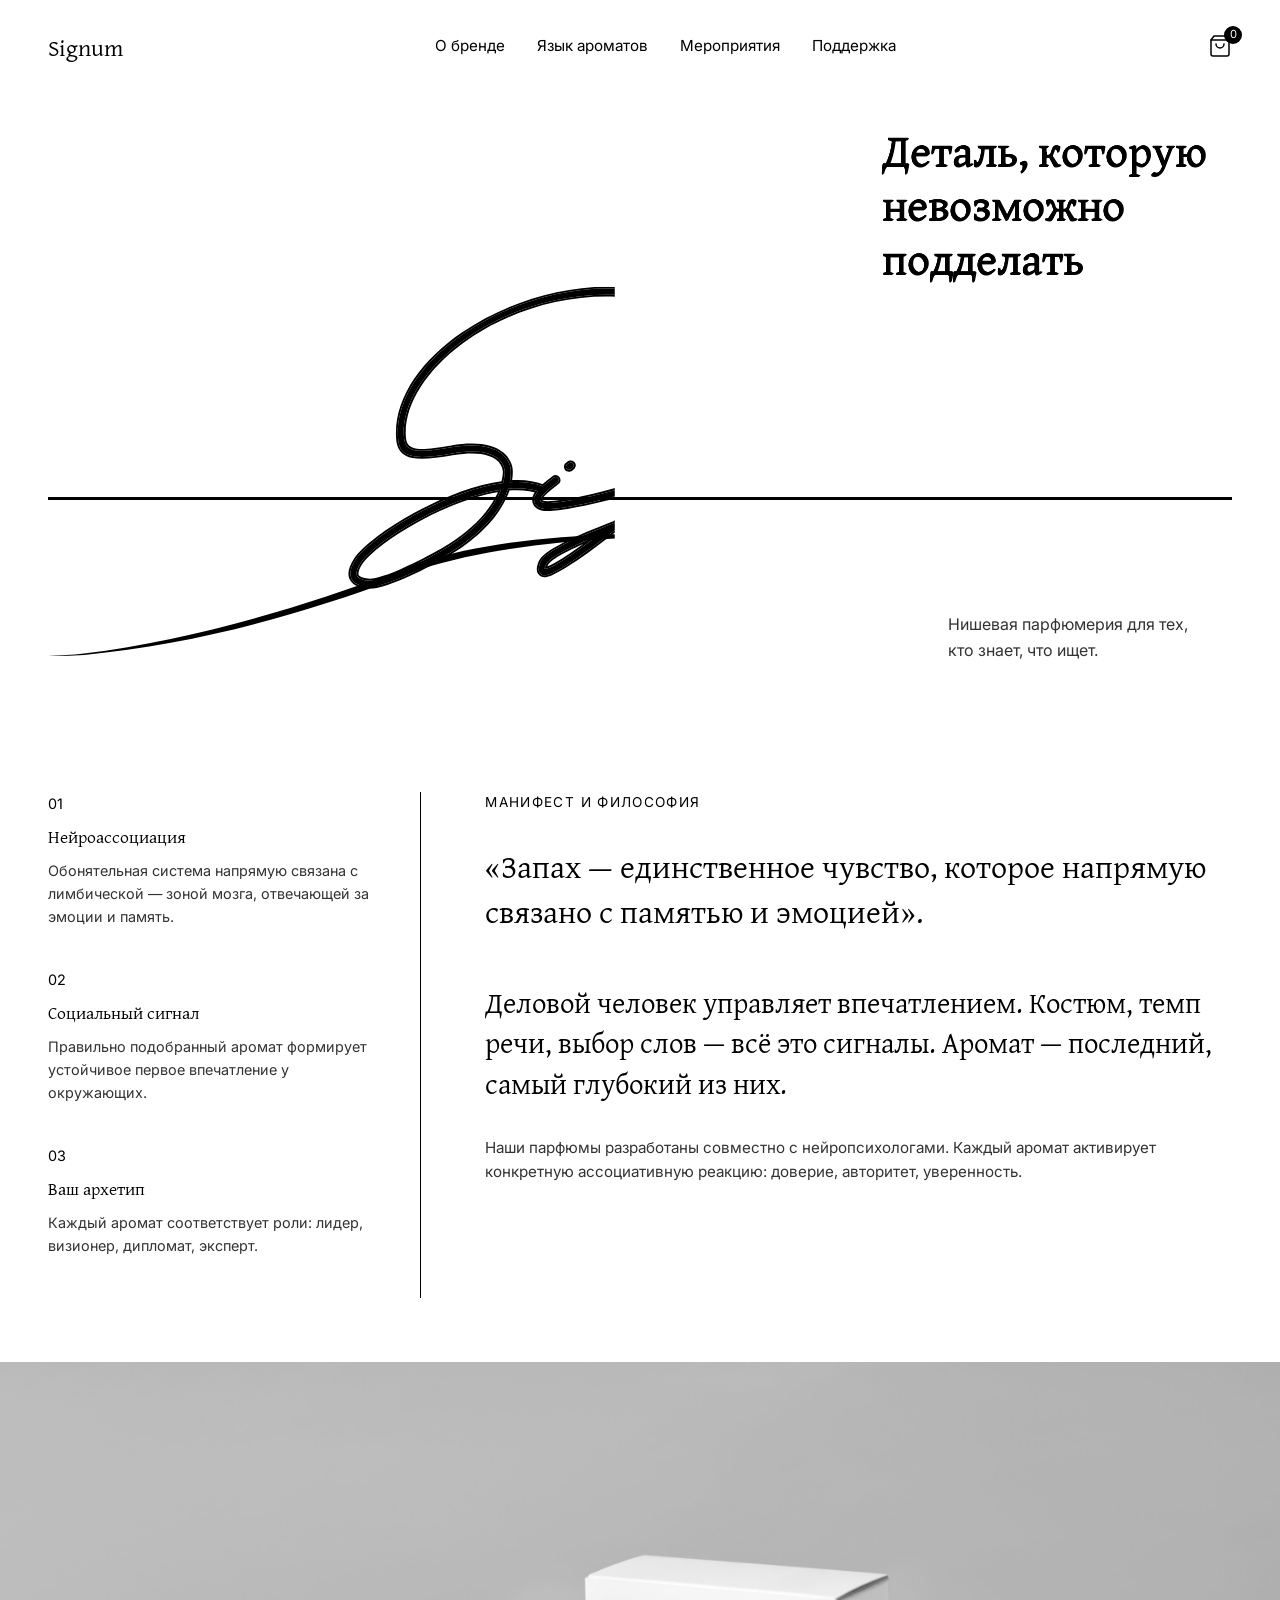
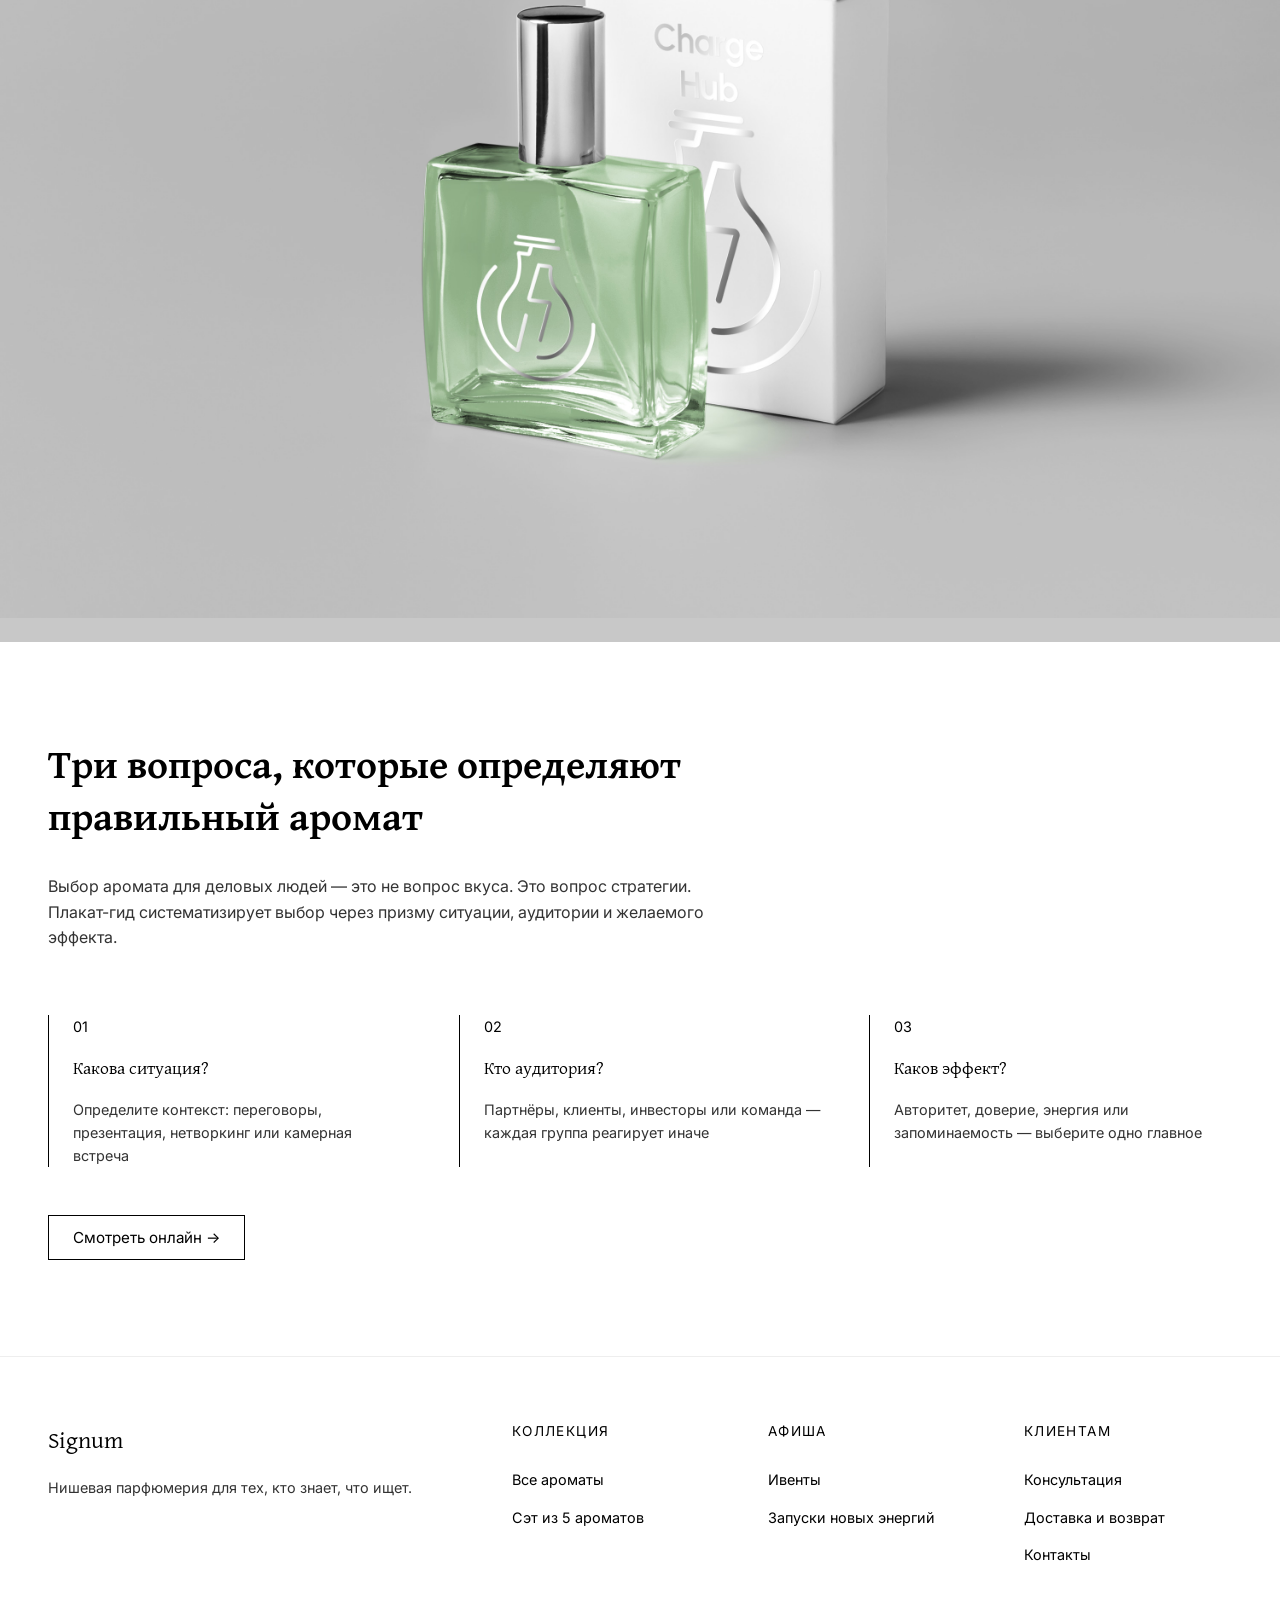
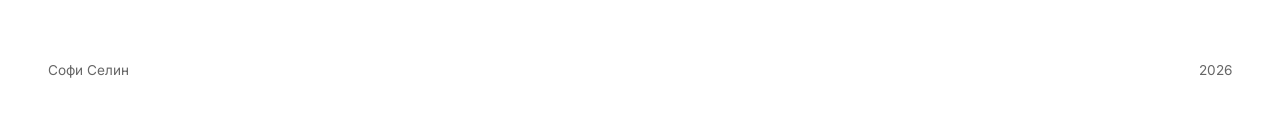
<file: index.html>
<!DOCTYPE html>
<html lang="ru">

<head>
    <meta charset="UTF-8">
    <meta name="viewport" content="width=device-width, initial-scale=1.0">
    <title>Signum — Нишевая парфюмерия</title>
    <link rel="preconnect" href="https://fonts.googleapis.com">
    <link rel="preconnect" href="https://fonts.gstatic.com" crossorigin>
    <link href="https://fonts.googleapis.com/css2?family=Gentium+Plus&family=Inter:wght@300;400;500&display=swap"
        rel="stylesheet">
    <link rel="stylesheet" href="css/style.css">
</head>

<body>
    <!-- Навигация -->
    <nav>
        <a href="index.html" class="nav-logo">Signum</a>
        <ul class="nav-links">
            <li><a href="perception.html">О бренде</a></li>
            <li><a href="collection.html">Язык ароматов</a></li>
            <li><a href="product.html" class="active">Мероприятия</a></li>
            <li><a href="contact.html">Поддержка</a></li>
        </ul>
        <div class="nav-cart">
            <a href="cart.html">
                <svg width="24" height="24" viewBox="0 0 24 24" fill="none" stroke="currentColor" stroke-width="1.5"
                    stroke-linecap="round" stroke-linejoin="round">
                    <path d="M6 2L3 6v14a2 2 0 002 2h14a2 2 0 002-2V6l-3-4z" />
                    <line x1="3" y1="6" x2="21" y2="6" />
                    <path d="M16 10a4 4 0 01-8 0" />
                </svg>
                <span class="cart-count" id="cartCount">0</span>
            </a>
        </div>
        <button class="burger" id="burgerBtn" aria-label="Меню">
            <span></span>
            <span></span>
            <span></span>
        </button>
    </nav>
    
    <!-- Мобильное меню -->
    <div class="mobile-menu" id="mobileMenu">
        <ul>
            <li><a href="perception.html">О бренде</a></li>
            <li><a href="collection.html">Язык ароматов</a></li>
            <li><a href="product.html">Мероприятия</a></li>
            <li><a href="contact.html">Поддержка</a></li>
        </ul>
    </div>

    <!-- Hero секция с анимированной надписью -->
<section class="hero">
    <div class="hero-content">
        <div class="signature-section">
            <div class="signature-wrapper" id="signatureWrapper">
                <img src="images/signature.svg" alt="Signum" class="signature-image" id="signatureImage">
            </div>
            <div class="signature-line"></div>
        </div>

        <div class="hero-text-section">
            <h1 class="hero-title">Деталь, которую<br>невозможно подделать</h1>
        </div>
    </div>

    <div class="hero-subtitle-wrapper">
        <p class="hero-subtitle">Нишевая парфюмерия для тех,<br>кто знает, что ищет.</p>
    </div>
</section>

    <!-- Секция манифеста -->
    <section class="manifest">
        <div class="manifest-left">
            <div class="manifest-item">
                <div class="manifest-number">01</div>
                <h3>Нейроассоциация</h3>
                <p>Обонятельная система напрямую связана с лимбической — зоной мозга, отвечающей за эмоции и память.</p>
            </div>
            <div class="manifest-item">
                <div class="manifest-number">02</div>
                <h3>Социальный сигнал</h3>
                <p>Правильно подобранный аромат формирует устойчивое первое впечатление у окружающих.</p>
            </div>
            <div class="manifest-item">
                <div class="manifest-number">03</div>
                <h3>Ваш архетип</h3>
                <p>Каждый аромат соответствует роли: лидер, визионер, дипломат, эксперт.</p>
            </div>
        </div>
        <div class="manifest-right">
            <div class="manifest-label">МАНИФЕСТ И ФИЛОСОФИЯ</div>
            <div class="manifest-quote">«Запах — единственное чувство, которое напрямую связано с памятью и эмоцией».
            </div>
            <div class="manifest-highlight">Деловой человек управляет впечатлением. Костюм, темп речи, выбор слов — всё
                это сигналы. Аромат — последний, самый глубокий из них.</div>
            <div class="manifest-description">Наши парфюмы разработаны совместно с нейропсихологами. Каждый аромат
                активирует конкретную ассоциативную реакцию: доверие, авторитет, уверенность.</div>
        </div>
    </section>

    <!-- Секция продукта -->
    <section class="product-showcase">
        <img src="images/product-main.jpg" alt="Signum парфюм" class="product-image">
    </section>

    <!-- Секция трёх вопросов -->
    <section class="questions">
        <h2>Три вопроса, которые определяют правильный аромат</h2>
        <p class="questions-intro">Выбор аромата для деловых людей — это не вопрос вкуса. Это вопрос стратегии.
            Плакат-гид систематизирует выбор через призму ситуации, аудитории и желаемого эффекта.</p>

        <div class="questions-grid">
            <div class="question-item">
                <div class="question-number">01</div>
                <h3>Какова ситуация?</h3>
                <p>Определите контекст: переговоры, презентация, нетворкинг или камерная встреча</p>
            </div>
            <div class="question-item">
                <div class="question-number">02</div>
                <h3>Кто аудитория?</h3>
                <p>Партнёры, клиенты, инвесторы или команда — каждая группа реагирует иначе</p>
            </div>
            <div class="question-item">
                <div class="question-number">03</div>
                <h3>Каков эффект?</h3>
                <p>Авторитет, доверие, энергия или запоминаемость — выберите одно главное</p>
            </div>
        </div>

        <div class="questions-buttons">
            <button class="btn-outline" id="watchOnlineBtn">Смотреть онлайн →</button>
            <div class="dropdown-menu" id="dropdownMenu">
            <a href="https://sofselin09.github.io/ChargeHub/?clckid=921806be" target="_blank"
                class="dropdown-item">Информация</a>
            <a href="https://sofselin09.github.io/Project---3/?clckid=861b8ec7" target="_blank" class="dropdown-item">Выбор
                аромата</a>
        </div>
    </section>

    <!-- Футер -->
    <footer>
        <div class="footer-content">
            <div class="footer-brand">
                <h3>Signum</h3>
                <p>Нишевая парфюмерия для тех, кто знает, что ищет.</p>
            </div>
            <div class="footer-column">
                <h4>Коллекция</h4>
                <ul>
                    <li><a href="collection.html#collection">Все ароматы</a></li>
                    <li><a href="collection.html#set">Сэт из 5 ароматов</a></li>
                </ul>
            </div>
            <div class="footer-column">
                <h4>Афиша</h4>
                <ul>
                    <li><a href="product.html#events">Ивенты</a></li>
                    <li><a href="product.html#launch">Запуски новых энергий</a></li>
                </ul>
            </div>
            <div class="footer-column">
                <h4>Клиентам</h4>
                <ul>
                    <li><a href="contact.html">Консультация</a></li>
                    <li><a href="contact.html">Доставка и возврат</a></li>
                    <li><a href="contact.html">Контакты</a></li>
                </ul>
            </div>
        </div>
        <div class="footer-bottom">
            <span>Софи Селин</span>
            <span>2026</span>
        </div>
    </footer>

    <script src="script.js"></script>
</body>

</html>
</file>
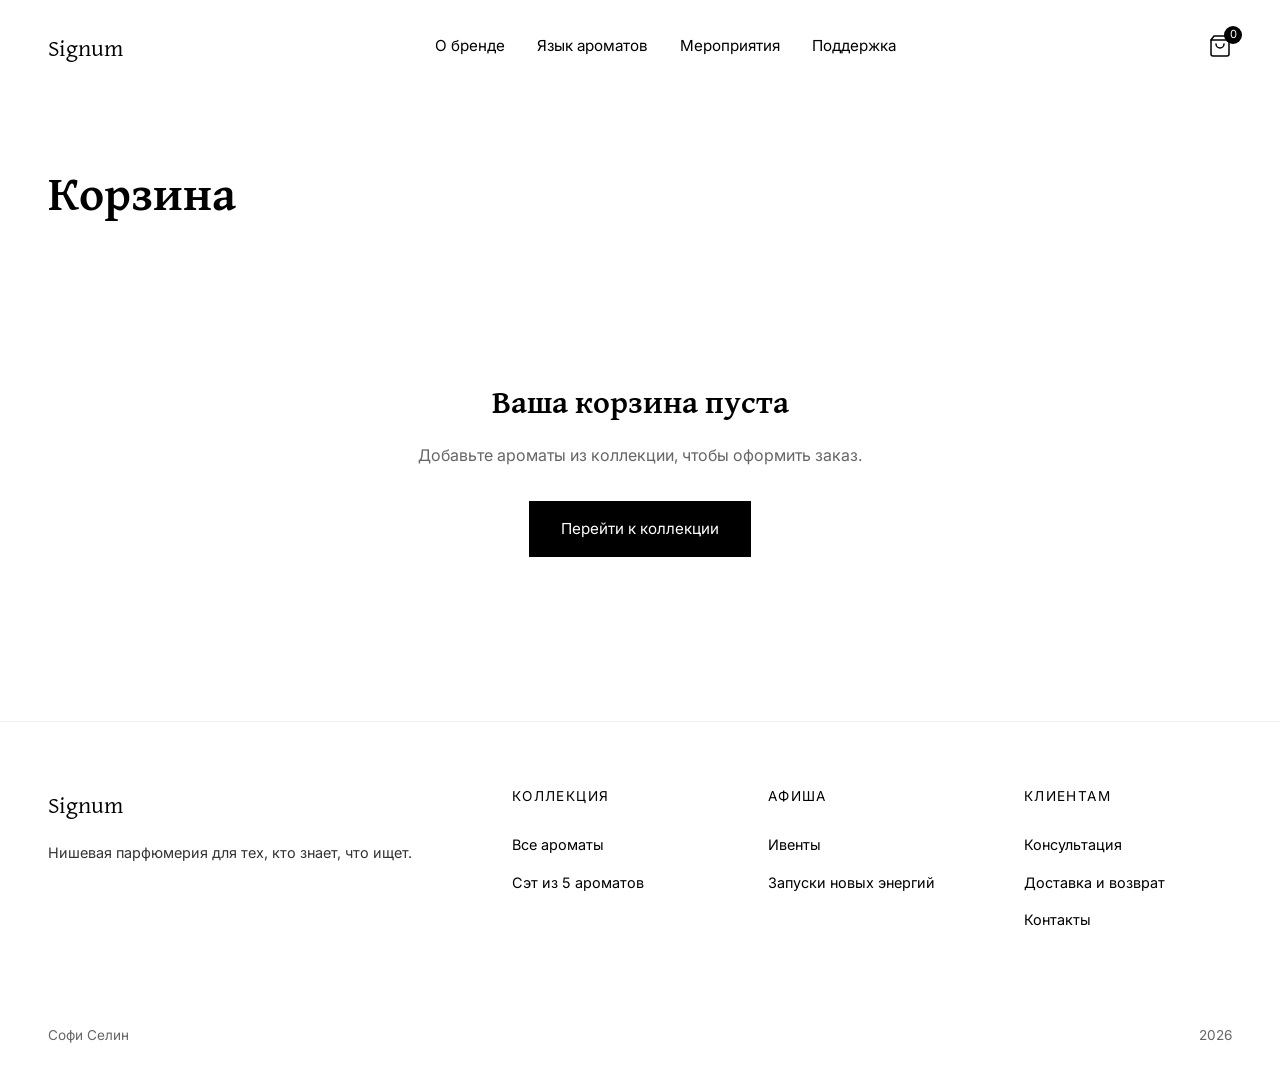
<file: cart.html>
<!DOCTYPE html>
<html lang="ru">

<head>
    <meta charset="UTF-8">
    <meta name="viewport" content="width=device-width, initial-scale=1.0">
    <title>Корзина — Signum</title>
    <link rel="preconnect" href="https://fonts.googleapis.com">
    <link rel="preconnect" href="https://fonts.gstatic.com" crossorigin>
    <link href="https://fonts.googleapis.com/css2?family=Gentium+Plus&family=Inter:wght@300;400;500&display=swap"
        rel="stylesheet">
    <link rel="stylesheet" href="css/style.css">
</head>

<body>
    <!-- Навигация -->
    <nav>
        <a href="index.html" class="nav-logo">Signum</a>
        <ul class="nav-links">
            <li><a href="perception.html">О бренде</a></li>
            <li><a href="collection.html">Язык ароматов</a></li>
            <li><a href="product.html" class="active">Мероприятия</a></li>
            <li><a href="contact.html">Поддержка</a></li>
        </ul>
        <div class="nav-cart">
            <a href="cart.html">
                <svg width="24" height="24" viewBox="0 0 24 24" fill="none" stroke="currentColor" stroke-width="1.5"
                    stroke-linecap="round" stroke-linejoin="round">
                    <path d="M6 2L3 6v14a2 2 0 002 2h14a2 2 0 002-2V6l-3-4z" />
                    <line x1="3" y1="6" x2="21" y2="6" />
                    <path d="M16 10a4 4 0 01-8 0" />
                </svg>
                <span class="cart-count" id="cartCount">0</span>
            </a>
        </div>
        <button class="burger" id="burgerBtn" aria-label="Меню">
            <span></span>
            <span></span>
            <span></span>
        </button>
    </nav>
    
    <!-- Мобильное меню -->
    <div class="mobile-menu" id="mobileMenu">
        <ul>
            <li><a href="perception.html">О бренде</a></li>
            <li><a href="collection.html">Язык ароматов</a></li>
            <li><a href="product.html">Мероприятия</a></li>
            <li><a href="contact.html">Поддержка</a></li>
        </ul>
    </div>

    <!-- Секция корзины -->
    <section class="cart-section">
        <h1>Корзина</h1>

        <div class="cart-content" id="cartContent">
            <!-- Заполняется через JS -->
        </div>

        <!-- Пустая корзина (скрыта по умолчанию) -->
        <div class="cart-empty" id="cartEmpty" style="display: none;">
            <h2>Ваша корзина пуста</h2>
            <p>Добавьте ароматы из коллекции, чтобы оформить заказ.</p>
            <a href="collection.html" class="btn-primary">Перейти к коллекции</a>
        </div>
    </section>

    <footer>
        <div class="footer-content">
            <div class="footer-brand">
                <h3>Signum</h3>
                <p>Нишевая парфюмерия для тех, кто знает, что ищет.</p>
            </div>
            <div class="footer-column">
                <h4>Коллекция</h4>
                <ul>
                    <li><a href="collection.html#collection">Все ароматы</a></li>
                    <li><a href="collection.html#set">Сэт из 5 ароматов</a></li>
                </ul>
            </div>
            <div class="footer-column">
                <h4>Афиша</h4>
                <ul>
                    <li><a href="product.html#events">Ивенты</a></li>
                    <li><a href="product.html#launch">Запуски новых энергий</a></li>
                </ul>
            </div>
            <div class="footer-column">
                <h4>Клиентам</h4>
                <ul>
                    <li><a href="contact.html">Консультация</a></li>
                    <li><a href="contact.html">Доставка и возврат</a></li>
                    <li><a href="contact.html">Контакты</a></li>
                </ul>
            </div>
        </div>
        <div class="footer-bottom">
            <span>Софи Селин</span>
            <span>2026</span>
        </div>
    </footer>

    <script src="script.js"></script>
</body>

</html>
</file>
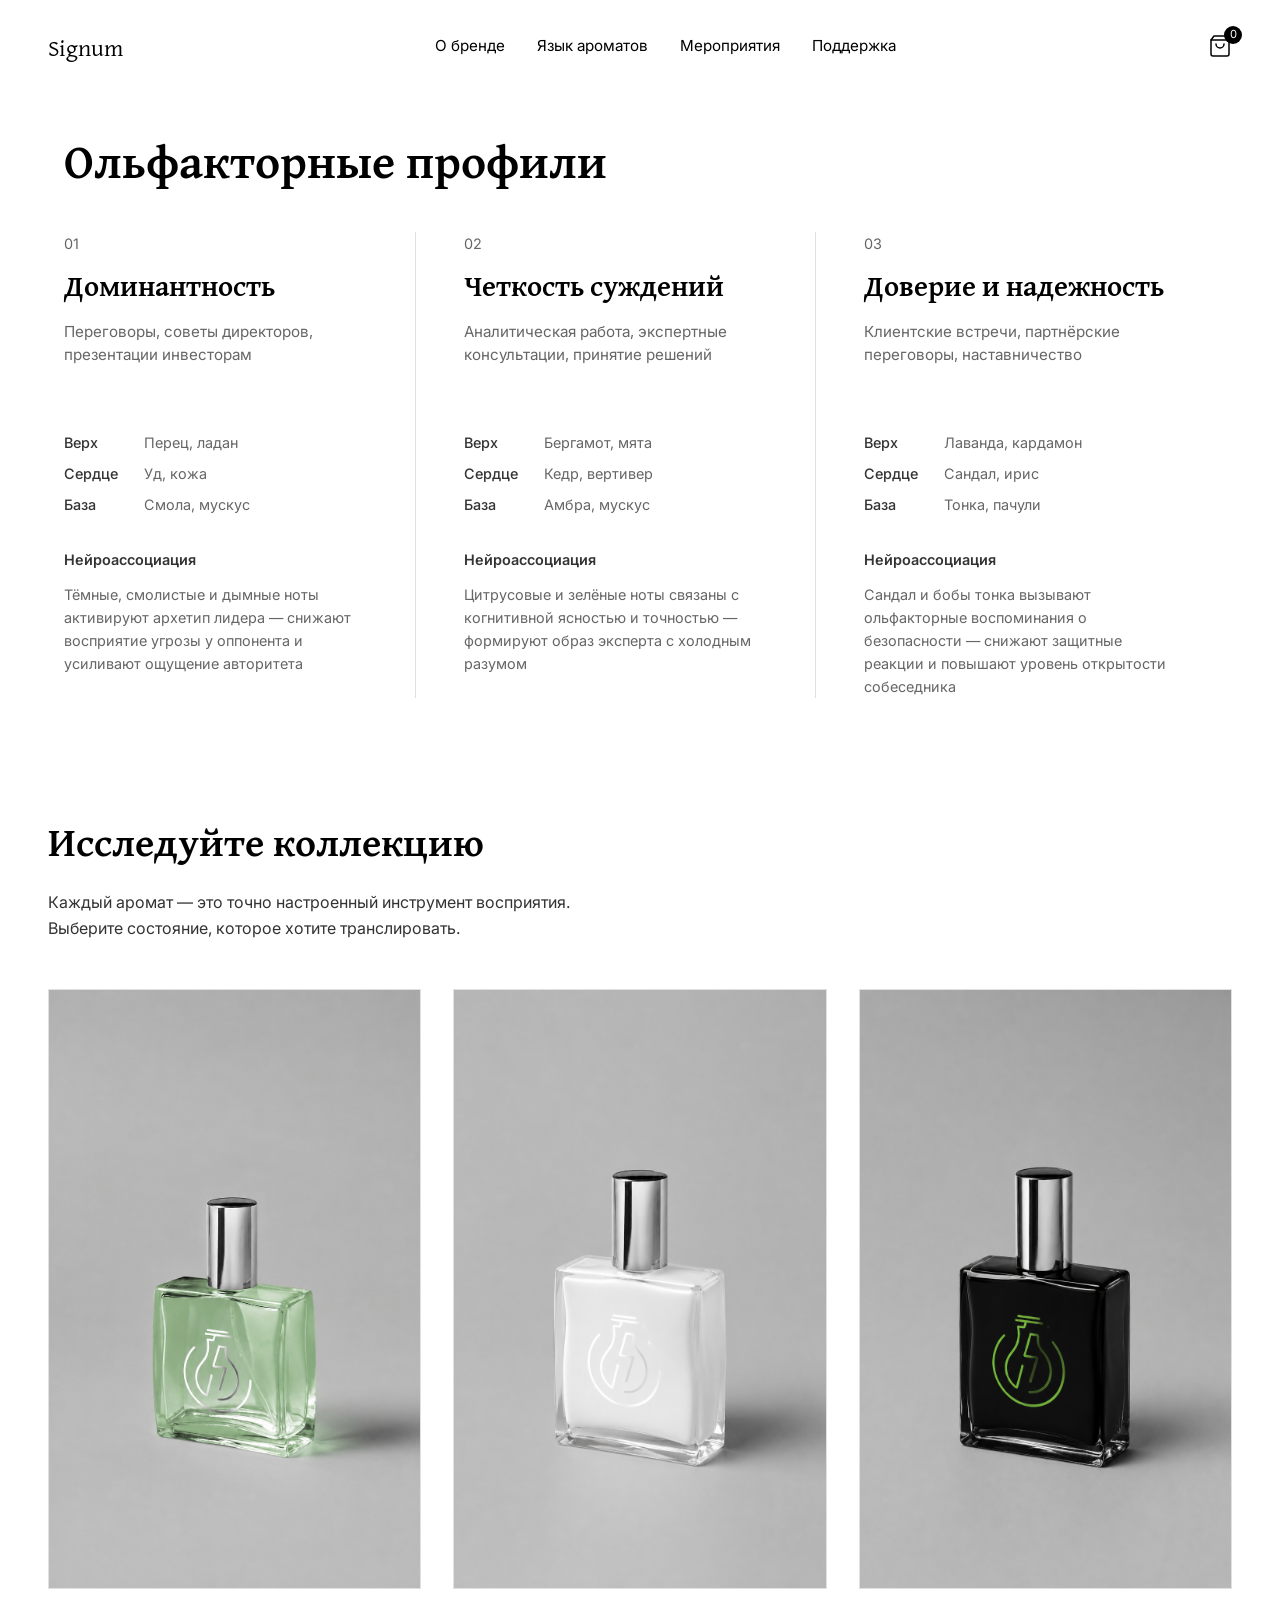
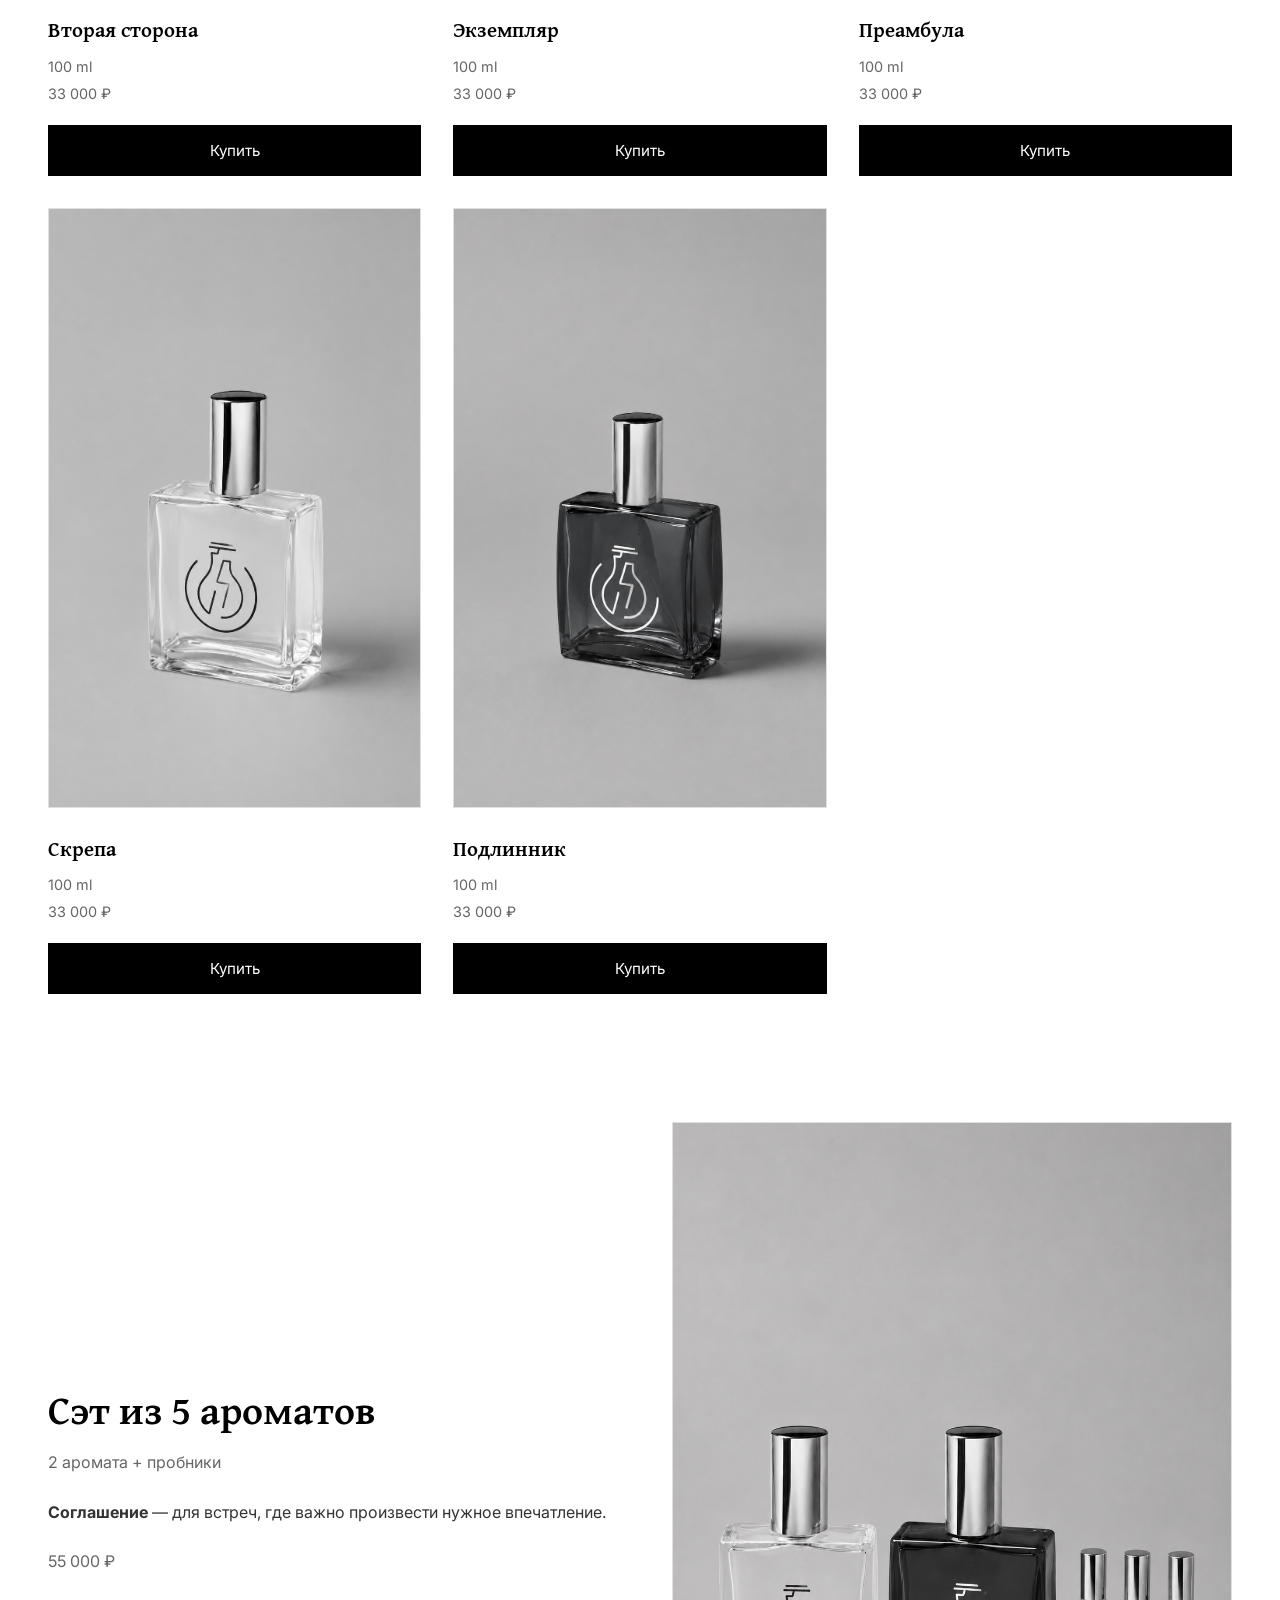
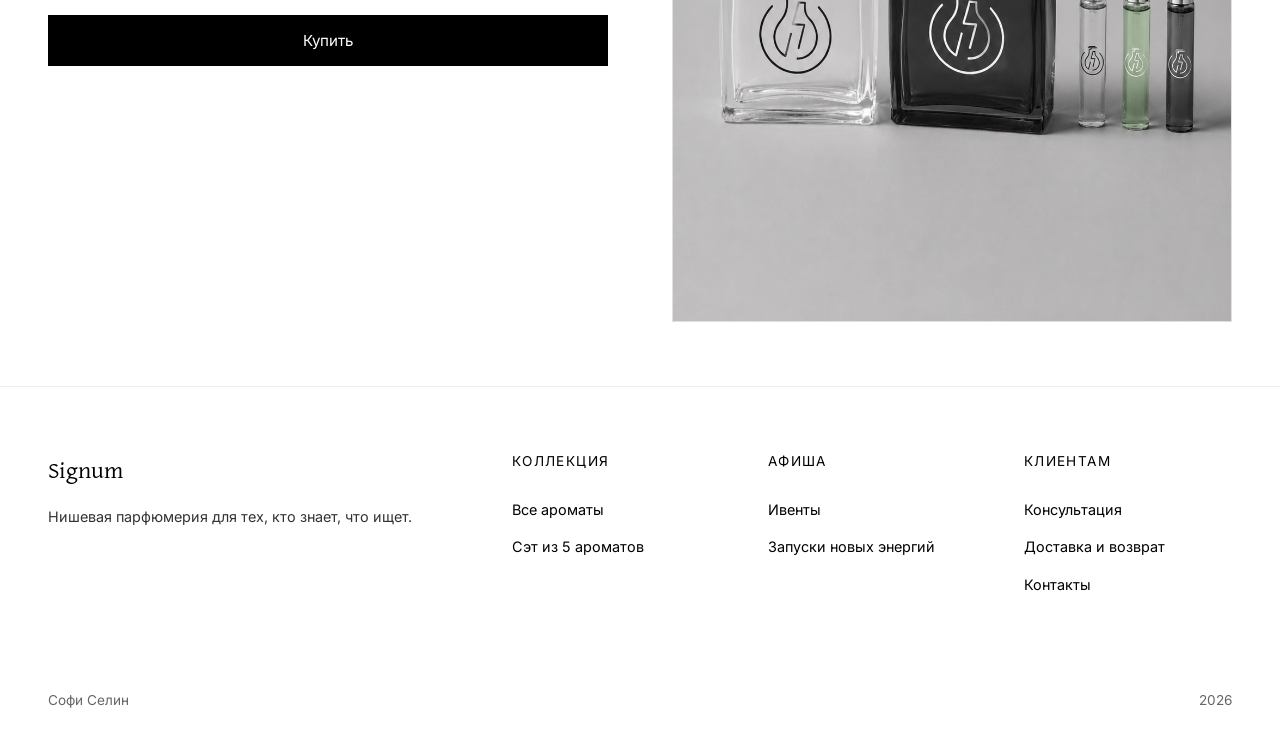
<file: collection.html>
<!DOCTYPE html>
<html lang="ru">

<head>
    <meta charset="UTF-8">
    <meta name="viewport" content="width=device-width, initial-scale=1.0">
    <title>Язык ароматов — Signum</title>
    <link rel="preconnect" href="https://fonts.googleapis.com">
    <link rel="preconnect" href="https://fonts.gstatic.com" crossorigin>
    <link href="https://fonts.googleapis.com/css2?family=Gentium+Plus&family=Inter:wght@300;400;500&display=swap"
        rel="stylesheet">
    <link rel="stylesheet" href="css/style.css">
</head>

<body>
    <!-- Навигация -->
    <nav>
        <a href="index.html" class="nav-logo">Signum</a>
        <ul class="nav-links">
            <li><a href="perception.html">О бренде</a></li>
            <li><a href="collection.html">Язык ароматов</a></li>
            <li><a href="product.html" class="active">Мероприятия</a></li>
            <li><a href="contact.html">Поддержка</a></li>
        </ul>
        <div class="nav-cart">
            <a href="cart.html">
                <svg width="24" height="24" viewBox="0 0 24 24" fill="none" stroke="currentColor" stroke-width="1.5"
                    stroke-linecap="round" stroke-linejoin="round">
                    <path d="M6 2L3 6v14a2 2 0 002 2h14a2 2 0 002-2V6l-3-4z" />
                    <line x1="3" y1="6" x2="21" y2="6" />
                    <path d="M16 10a4 4 0 01-8 0" />
                </svg>
                <span class="cart-count" id="cartCount">0</span>
            </a>
        </div>
        <button class="burger" id="burgerBtn" aria-label="Меню">
            <span></span>
            <span></span>
            <span></span>
        </button>
    </nav>
    
    <!-- Мобильное меню -->
    <div class="mobile-menu" id="mobileMenu">
        <ul>
            <li><a href="perception.html">О бренде</a></li>
            <li><a href="collection.html">Язык ароматов</a></li>
            <li><a href="product.html">Мероприятия</a></li>
            <li><a href="contact.html">Поддержка</a></li>
        </ul>
    </div>

    <!-- Секция ольфакторных профилей -->
    <section class="olfactory-section">
        <h1>Ольфакторные профили</h1>

        <div class="olfactory-grid">
            <div class="olfactory-item">
                <div class="olfactory-number">01</div>
                <h2>Доминантность</h2>
                <p class="olfactory-context">Переговоры, советы директоров, презентации инвесторам</p>

                <div class="olfactory-notes">
                    <div class="note-row">
                        <span class="note-label">Верх</span>
                        <span class="note-value">Перец, ладан</span>
                    </div>
                    <div class="note-row">
                        <span class="note-label">Сердце</span>
                        <span class="note-value">Уд, кожа</span>
                    </div>
                    <div class="note-row">
                        <span class="note-label">База</span>
                        <span class="note-value">Смола, мускус</span>
                    </div>
                </div>

                <div class="neuro-association">
                    <h4>Нейроассоциация</h4>
                    <p>Тёмные, смолистые и дымные ноты активируют архетип лидера — снижают восприятие угрозы у оппонента
                        и усиливают ощущение авторитета</p>
                </div>
            </div>

            <div class="olfactory-item">
                <div class="olfactory-number">02</div>
                <h2>Четкость суждений</h2>
                <p class="olfactory-context">Аналитическая работа, экспертные консультации, принятие решений</p>

                <div class="olfactory-notes">
                    <div class="note-row">
                        <span class="note-label">Верх</span>
                        <span class="note-value">Бергамот, мята</span>
                    </div>
                    <div class="note-row">
                        <span class="note-label">Сердце</span>
                        <span class="note-value">Кедр, вертивер</span>
                    </div>
                    <div class="note-row">
                        <span class="note-label">База</span>
                        <span class="note-value">Амбра, мускус</span>
                    </div>
                </div>

                <div class="neuro-association">
                    <h4>Нейроассоциация</h4>
                    <p>Цитрусовые и зелёные ноты связаны с когнитивной ясностью и точностью — формируют образ эксперта с
                        холодным разумом</p>
                </div>
            </div>

            <div class="olfactory-item">
                <div class="olfactory-number">03</div>
                <h2>Доверие и надежность</h2>
                <p class="olfactory-context">Клиентские встречи, партнёрские переговоры, наставничество</p>

                <div class="olfactory-notes">
                    <div class="note-row">
                        <span class="note-label">Верх</span>
                        <span class="note-value">Лаванда, кардамон</span>
                    </div>
                    <div class="note-row">
                        <span class="note-label">Сердце</span>
                        <span class="note-value">Сандал, ирис</span>
                    </div>
                    <div class="note-row">
                        <span class="note-label">База</span>
                        <span class="note-value">Тонка, пачули</span>
                    </div>
                </div>

                <div class="neuro-association">
                    <h4>Нейроассоциация</h4>
                    <p>Сандал и бобы тонка вызывают ольфакторные воспоминания о безопасности — снижают защитные реакции
                        и повышают уровень открытости собеседника</p>
                </div>
            </div>
        </div>
    </section>


    <!-- Секция коллекции -->
    <section class="collection-section" id="collection">
        <h2>Исследуйте коллекцию</h2>
        <p class="collection-intro">Каждый аромат — это точно настроенный инструмент восприятия. Выберите состояние,
            которое хотите транслировать.</p>

        <div class="products-grid">
            <div class="product-card">
                <div class="product-image">
                    <img src="images/green.PNG" alt="зелеый флакон">
                </div>
                <h3>Вторая сторона</h3>
                <p class="product-volume">100 ml</p>
                <p class="product-price">33 000 ₽</p>
                <button class="btn-buy" data-product-id="1">Купить</button>
            </div>

            <div class="product-card">
                <div class="product-image">
                    <img src="images/ChatGPT Image 21 июня 2026 г., 22_04_51.png" alt="Белый флакон">
                </div>
                <h3>Экземпляр</h3>
                <p class="product-volume">100 ml</p>
                <p class="product-price">33 000 ₽</p>
                <button class="btn-buy" data-product-id="2">Купить</button>
            </div>

            <div class="product-card">
                <div class="product-image">
                    <img src="images/ChatGPT Image 21 июня 2026 г., 22_06_13.png" alt="Чёрный флакон">
                </div>
                <h3>Преамбула</h3>
                <p class="product-volume">100 ml</p>
                <p class="product-price">33 000 ₽</p>
                <button class="btn-buy" data-product-id="3">Купить</button>
            </div>

            <div class="product-card">
                <div class="product-image">
                    <img src="images/ChatGPT Image 21 июня 2026 г., 22_08_32.png" alt="Прозрачный флакон">
                </div>
                <h3>Скрепа</h3>
                <p class="product-volume">100 ml</p>
                <p class="product-price">33 000 ₽</p>
                <button class="btn-buy" data-product-id="4">Купить</button>
            </div>

            <div class="product-card">
                <div class="product-image">
                    <img src="images/grey.PNG" alt="серый флакон">
                </div>
                <h3>Подлинник</h3>
                <p class="product-volume">100 ml</p>
                <p class="product-price">33 000 ₽</p>
                <button class="btn-buy" data-product-id="5">Купить</button>
            </div>
        </div>
    </section>

    <!-- Секция сэта -->
    <section class="set-section" id="set">
        <div class="set-content">
            <h2>Сэт из 5 ароматов</h2>
            <p class="set-subtitle">2 аромата + пробники</p>
            <p class="set-description"><strong>Соглашение</strong> — для встреч, где важно произвести нужное
                впечатление.</p>
            <p class="set-price">55 000 ₽</p>
            <button class="btn-buy" data-product-id="6">Купить</button>
        </div>
        <div class="set-image">
            <img src="images/сэт.PNG" alt="сэт">
        </div>
    </section>

    <footer>
        <div class="footer-content">
            <div class="footer-brand">
                <h3>Signum</h3>
                <p>Нишевая парфюмерия для тех, кто знает, что ищет.</p>
            </div>
            <div class="footer-column">
                <h4>Коллекция</h4>
                <ul>
                    <li><a href="collection.html#collection">Все ароматы</a></li>
                    <li><a href="collection.html#set">Сэт из 5 ароматов</a></li>
                </ul>
            </div>
            <div class="footer-column">
                <h4>Афиша</h4>
                <ul>
                    <li><a href="product.html#events">Ивенты</a></li>
                    <li><a href="product.html#launch">Запуски новых энергий</a></li>
                </ul>
            </div>
            <div class="footer-column">
                <h4>Клиентам</h4>
                <ul>
                    <li><a href="contact.html">Консультация</a></li>
                    <li><a href="contact.html">Доставка и возврат</a></li>
                    <li><a href="contact.html">Контакты</a></li>
                </ul>
            </div>
        </div>
        <div class="footer-bottom">
            <span>Софи Селин</span>
            <span>2026</span>
        </div>
    </footer>

    <script src="script.js"></script>
</body>

</html>
</file>
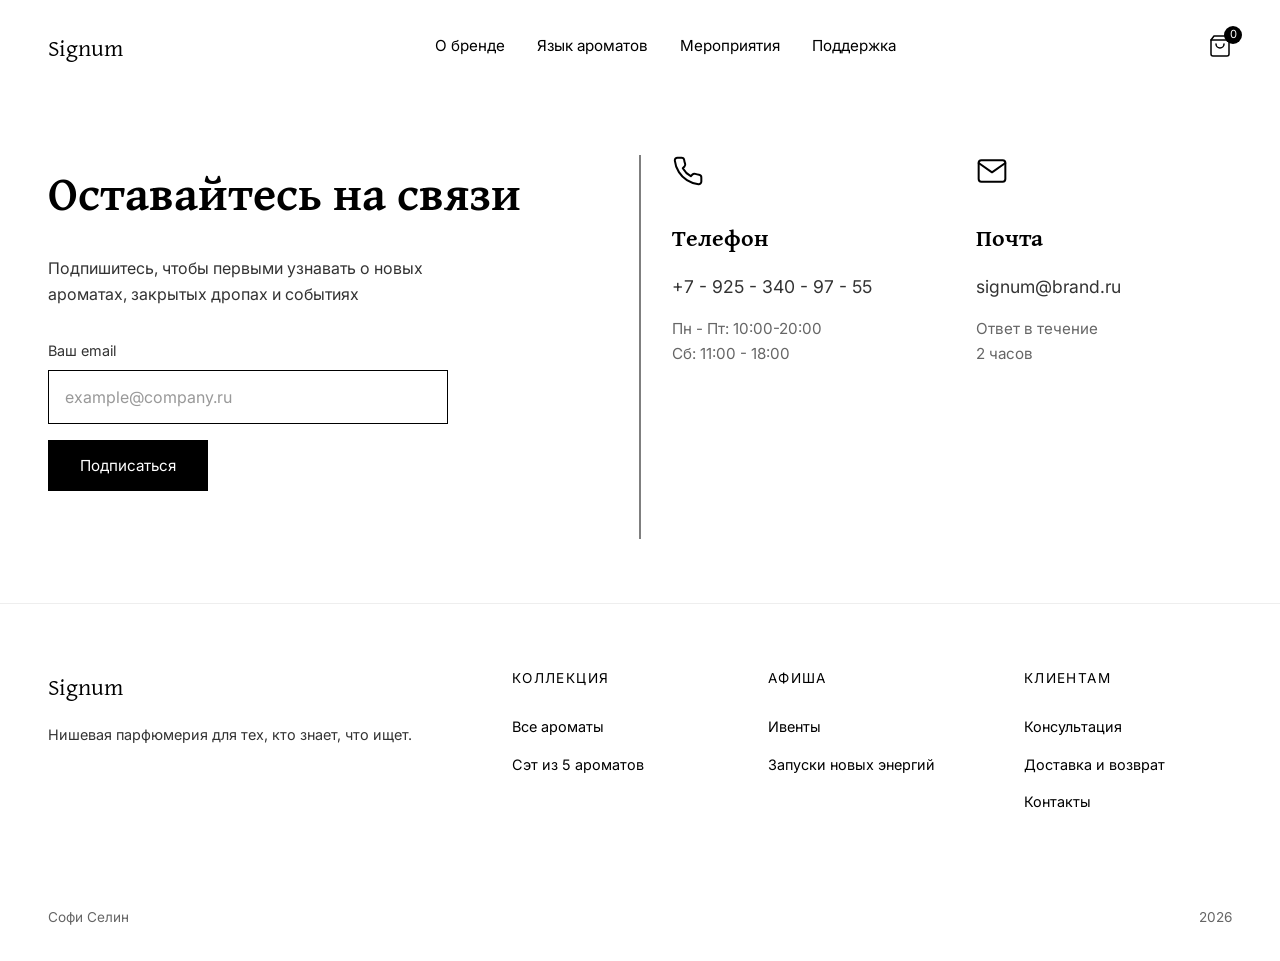
<file: contact.html>
<!DOCTYPE html>
<html lang="ru">

<head>
    <meta charset="UTF-8">
    <meta name="viewport" content="width=device-width, initial-scale=1.0">
    <title>Поддержка — Signum</title>
    <link rel="preconnect" href="https://fonts.googleapis.com">
    <link rel="preconnect" href="https://fonts.gstatic.com" crossorigin>
    <link href="https://fonts.googleapis.com/css2?family=Gentium+Plus&family=Inter:wght@300;400;500&display=swap"
        rel="stylesheet">
    <link rel="stylesheet" href="css/style.css">
</head>

<body>
    <!-- Навигация -->
    <nav>
        <a href="index.html" class="nav-logo">Signum</a>
        <ul class="nav-links">
            <li><a href="perception.html">О бренде</a></li>
            <li><a href="collection.html">Язык ароматов</a></li>
            <li><a href="product.html" class="active">Мероприятия</a></li>
            <li><a href="contact.html">Поддержка</a></li>
        </ul>
        <div class="nav-cart">
            <a href="cart.html">
                <svg width="24" height="24" viewBox="0 0 24 24" fill="none" stroke="currentColor" stroke-width="1.5"
                    stroke-linecap="round" stroke-linejoin="round">
                    <path d="M6 2L3 6v14a2 2 0 002 2h14a2 2 0 002-2V6l-3-4z" />
                    <line x1="3" y1="6" x2="21" y2="6" />
                    <path d="M16 10a4 4 0 01-8 0" />
                </svg>
                <span class="cart-count" id="cartCount">0</span>
            </a>
        </div>
        <button class="burger" id="burgerBtn" aria-label="Меню">
            <span></span>
            <span></span>
            <span></span>
        </button>
    </nav>
    
    <!-- Мобильное меню -->
    <div class="mobile-menu" id="mobileMenu">
        <ul>
            <li><a href="perception.html">О бренде</a></li>
            <li><a href="collection.html">Язык ароматов</a></li>
            <li><a href="product.html">Мероприятия</a></li>
            <li><a href="contact.html">Поддержка</a></li>
        </ul>
    </div>

    <!-- Секция контактов -->
    <section class="contact-section">
        <div class="contact-content">
            <div class="contact-subscribe">
                <h1>Оставайтесь на связи</h1>
                <p>Подпишитесь, чтобы первыми узнавать о новых ароматах, закрытых дропах и событиях</p>

                <form class="subscribe-form" id="subscribeForm">
                    <label for="email">Ваш email</label>
                    <input type="email" id="email" placeholder="example@company.ru" required>
                    <button type="submit" class="btn-subscribe">Подписаться</button>
                </form>
            </div>

            <div class="contact-info">
                <div class="contact-item">
                    <div class="contact-icon">
                        <svg width="32" height="32" viewBox="0 0 24 24" fill="none" stroke="currentColor"
                            stroke-width="1.5" stroke-linecap="round" stroke-linejoin="round">
                            <path
                                d="M22 16.92v3a2 2 0 01-2.18 2 19.79 19.79 0 01-8.63-3.07 19.5 19.5 0 01-6-6 19.79 19.79 0 01-3.07-8.67A2 2 0 014.11 2h3a2 2 0 012 1.72 12.84 12.84 0 00.7 2.81 2 2 0 01-.45 2.11L8.09 9.91a16 16 0 006 6l1.27-1.27a2 2 0 012.11-.45 12.84 12.84 0 002.81.7A2 2 0 0122 16.92z" />
                        </svg>
                    </div>
                    <h3>Телефон</h3>
                    <p class="contact-phone">+7 - 925 - 340 - 97 - 55</p>
                    <p class="contact-hours">Пн - Пт: 10:00-20:00<br>Сб: 11:00 - 18:00</p>
                </div>

                <div class="contact-item">
                    <div class="contact-icon">
                        <svg width="32" height="32" viewBox="0 0 24 24" fill="none" stroke="currentColor"
                            stroke-width="1.5" stroke-linecap="round" stroke-linejoin="round">
                            <path d="M4 4h16c1.1 0 2 .9 2 2v12c0 1.1-.9 2-2 2H4c-1.1 0-2-.9-2-2V6c0-1.1.9-2 2-2z" />
                            <polyline points="22,6 12,13 2,6" />
                        </svg>
                    </div>
                    <h3>Почта</h3>
                    <p class="contact-email">signum@brand.ru</p>
                    <p class="contact-response">Ответ в течение<br>2 часов</p>
                </div>
            </div>
        </div>
    </section>

    <footer>
        <div class="footer-content">
            <div class="footer-brand">
                <h3>Signum</h3>
                <p>Нишевая парфюмерия для тех, кто знает, что ищет.</p>
            </div>
            <div class="footer-column">
                <h4>Коллекция</h4>
                <ul>
                    <li><a href="collection.html#collection">Все ароматы</a></li>
                    <li><a href="collection.html#set">Сэт из 5 ароматов</a></li>
                </ul>
            </div>
            <div class="footer-column">
                <h4>Афиша</h4>
                <ul>
                    <li><a href="product.html#events">Ивенты</a></li>
                    <li><a href="product.html#launch">Запуски новых энергий</a></li>
                </ul>
            </div>
            <div class="footer-column">
                <h4>Клиентам</h4>
                <ul>
                    <li><a href="contact.html">Консультация</a></li>
                    <li><a href="contact.html">Доставка и возврат</a></li>
                    <li><a href="contact.html">Контакты</a></li>
                </ul>
            </div>
        </div>
        <div class="footer-bottom">
            <span>Софи Селин</span>
            <span>2026</span>
        </div>
    </footer>

    <script src="script.js"></script>
</body>

</html>
</file>
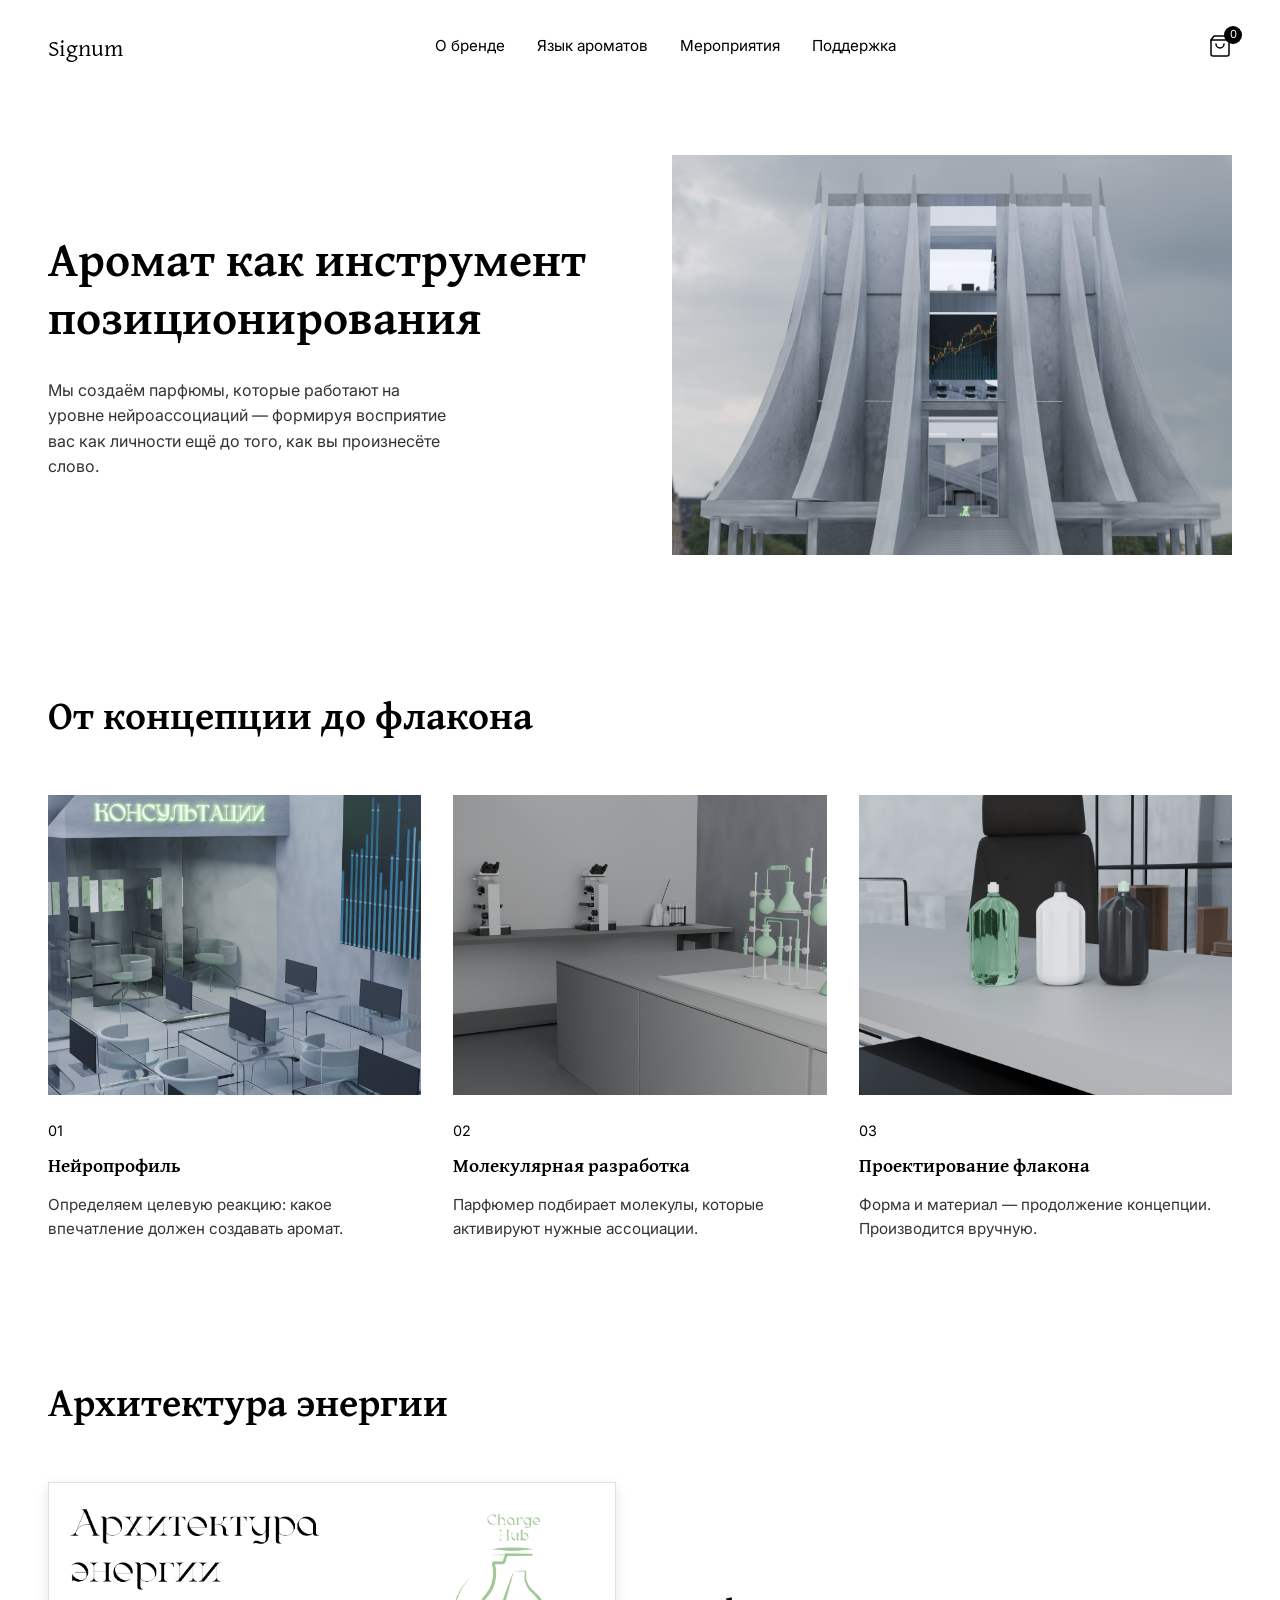
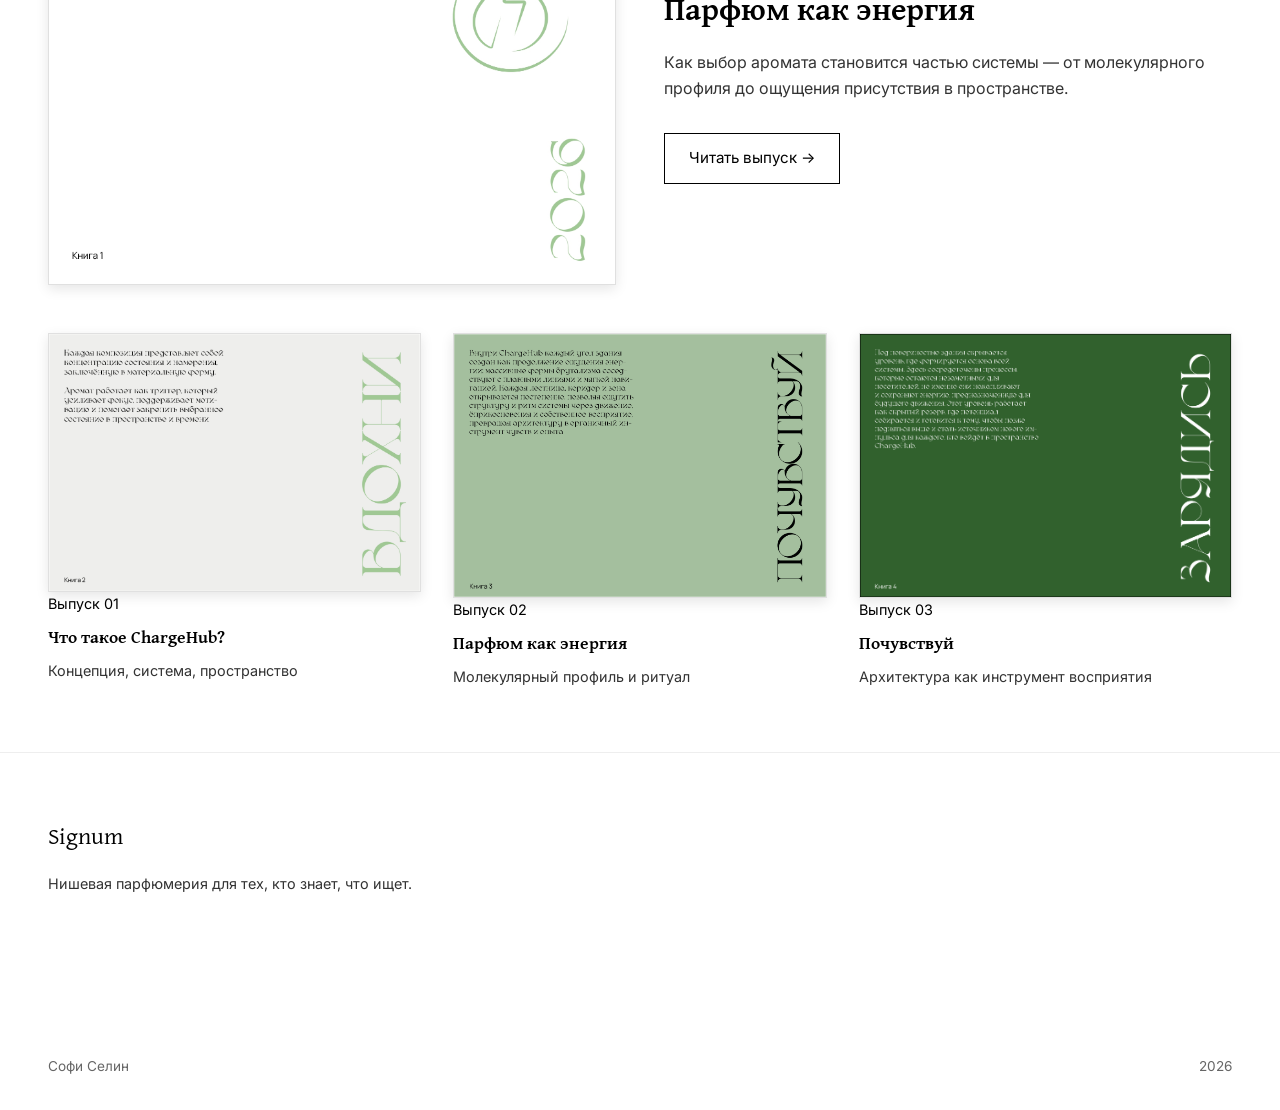
<file: perception.html>
<!DOCTYPE html>
<html lang="ru">

<head>
    <meta charset="UTF-8">
    <meta name="viewport" content="width=device-width, initial-scale=1.0">
    <title>О бренде — Signum</title>
    <link rel="preconnect" href="https://fonts.googleapis.com">
    <link rel="preconnect" href="https://fonts.gstatic.com" crossorigin>
    <link href="https://fonts.googleapis.com/css2?family=Gentium+Plus&family=Inter:wght@300;400;500&display=swap"
        rel="stylesheet">
    <link rel="stylesheet" href="css/style.css">
</head>

<body>
<!-- Навигация -->
<nav>
    <a href="index.html" class="nav-logo">Signum</a>
    <ul class="nav-links">
        <li><a href="perception.html">О бренде</a></li>
        <li><a href="collection.html">Язык ароматов</a></li>
        <li><a href="product.html" class="active">Мероприятия</a></li>
        <li><a href="contact.html">Поддержка</a></li>
    </ul>
    <div class="nav-cart">
        <a href="cart.html">
            <svg width="24" height="24" viewBox="0 0 24 24" fill="none" stroke="currentColor" stroke-width="1.5"
                stroke-linecap="round" stroke-linejoin="round">
                <path d="M6 2L3 6v14a2 2 0 002 2h14a2 2 0 002-2V6l-3-4z" />
                <line x1="3" y1="6" x2="21" y2="6" />
                <path d="M16 10a4 4 0 01-8 0" />
            </svg>
            <span class="cart-count" id="cartCount">0</span>
        </a>
    </div>
    <button class="burger" id="burgerBtn" aria-label="Меню">
        <span></span>
        <span></span>
        <span></span>
    </button>
</nav>

<!-- Мобильное меню -->
<div class="mobile-menu" id="mobileMenu">
    <ul>
        <li><a href="perception.html">О бренде</a></li>
        <li><a href="collection.html">Язык ароматов</a></li>
        <li><a href="product.html">Мероприятия</a></li>
        <li><a href="contact.html">Поддержка</a></li>
    </ul>
</div>

    <!-- Секция 1: Аромат как инструмент позиционирования -->
    <section class="brand-hero">
        <div class="brand-hero-content">
            <h1>Аромат как инструмент позиционирования</h1>
            <p>Мы создаём парфюмы, которые работают на уровне нейроассоциаций — формируя восприятие вас как личности ещё
                до того, как вы произнесёте слово.</p>
        </div>
        <div class="brand-hero-image">
            <img src="images/Untitled 1.png" alt="Аромат как инструмент позиционирования">
        </div>
    </section>

    <!-- Секция 2: От концепции до флакона -->
    <section class="brand-process">
        <h2>От концепции до флакона</h2>
        <div class="process-grid">
            <div class="process-item">
                <div class="process-image">
                    <img src="images/office 2.2.png" alt="Нейропрофиль">
                </div>
                <div class="process-number">01</div>
                <h3>Нейропрофиль</h3>
                <p>Определяем целевую реакцию: какое впечатление должен создавать аромат.</p>
            </div>
            <div class="process-item">
                <div class="process-image">
                    <img src="images/Рендер лаборатория 1png.png" alt="Молекулярная разработка">
                </div>
                <div class="process-number">02</div>
                <h3>Молекулярная разработка</h3>
                <p>Парфюмер подбирает молекулы, которые активируют нужные ассоциации.</p>
            </div>
            <div class="process-item">
                <div class="process-image">
                    <img src="images/Рендер парфюм.png" alt="Проектирование флакона">
                </div>
                <div class="process-number">03</div>
                <h3>Проектирование флакона</h3>
                <p>Форма и материал — продолжение концепции. Производится вручную.</p>
            </div>
        </div>
    </section>

    <!-- Секция 3: Архитектура энергии -->
    <section class="brand-energy">
        <h2>Архитектура энергии</h2>

        <div class="energy-main">
            <a href="files/книга 24:03-1-4.pdf" target="_blank" class="energy-image-link">
                <div class="energy-image">
                    <img src="images/книга 24:03_page-0001.jpg" alt="Парфюм как энергия">
                </div>
            </a>
            <div class="energy-content">
                <h3>Парфюм как энергия</h3>
                <p>Как выбор аромата становится частью системы — от молекулярного профиля до ощущения присутствия в
                    пространстве.</p>
                <a href="files/книга 24:03-1-4.pdf" target="_blank" class="btn-outline">Читать выпуск →</a>
            </div>
        </div>

    <div class="energy-grid">
        <a href="files/книга 24:03-5-9.pdf" target="_blank" class="energy-card">
            <div class="energy-card-image">
                <img src="images/книга 24:03_page-0005.jpg" alt="Что такое ChargeHub?">
            </div>
            <div class="energy-card-number">Выпуск 01</div>
            <h4>Что такое ChargeHub?</h4>
            <p>Концепция, система, пространство</p>
        </a>
        <a href="files/книга 24:03-10-15.pdf" target="_blank" class="energy-card">
            <div class="energy-card-image">
                <img src="images/книга 24:03_page-0010.jpg" alt="Парфюм как энергия">
            </div>
            <div class="energy-card-number">Выпуск 02</div>
            <h4>Парфюм как энергия</h4>
            <p>Молекулярный профиль и ритуал</p>
        </a>
        <a href="files/книга 24:03-16-22.pdf" target="_blank" class="energy-card">
            <div class="energy-card-image">
                <img src="images/книга 24:03_page-0016.jpg" alt="Почувствуй">
            </div>
            <div class="energy-card-number">Выпуск 03</div>
            <h4>Почувствуй</h4>
            <p>Архитектура как инструмент восприятия</p>
        </a>
    </div>
    </section>

    <footer>
        <div class="footer-content">
            <div class="footer-brand">
                <h3>Signum</h3>
                <p>Нишевая парфюмерия для тех, кто знает, что ищет.</p>
            </div>
            <div class="footer-column">
                <h4>Коллекция</h4>
                <ul>
                    <li><a href="collection.html#collection">Все ароматы</a></li>
                    <li><a href="collection.html#set">Сэт из 5 ароматов</a></li>
                </ul>
            </div>
            <div class="footer-column">
                <h4>Афиша</h4>
                <ul>
                    <li><a href="product.html#events">Ивенты</a></li>
                    <li><a href="product.html#launch">Запуски новых энергий</a></li>
                </ul>
            </div>
            <div class="footer-column">
                <h4>Клиентам</h4>
                <ul>
                    <li><a href="contact.html">Консультация</a></li>
                    <li><a href="contact.html">Доставка и возврат</a></li>
                    <li><a href="contact.html">Контакты</a></li>
                </ul>
            </div>
        </div>
        <div class="footer-bottom">
            <span>Софи Селин</span>
            <span>2026</span>
        </div>
    </footer>

    <script src="script.js"></script>
</body>

</html>
</file>
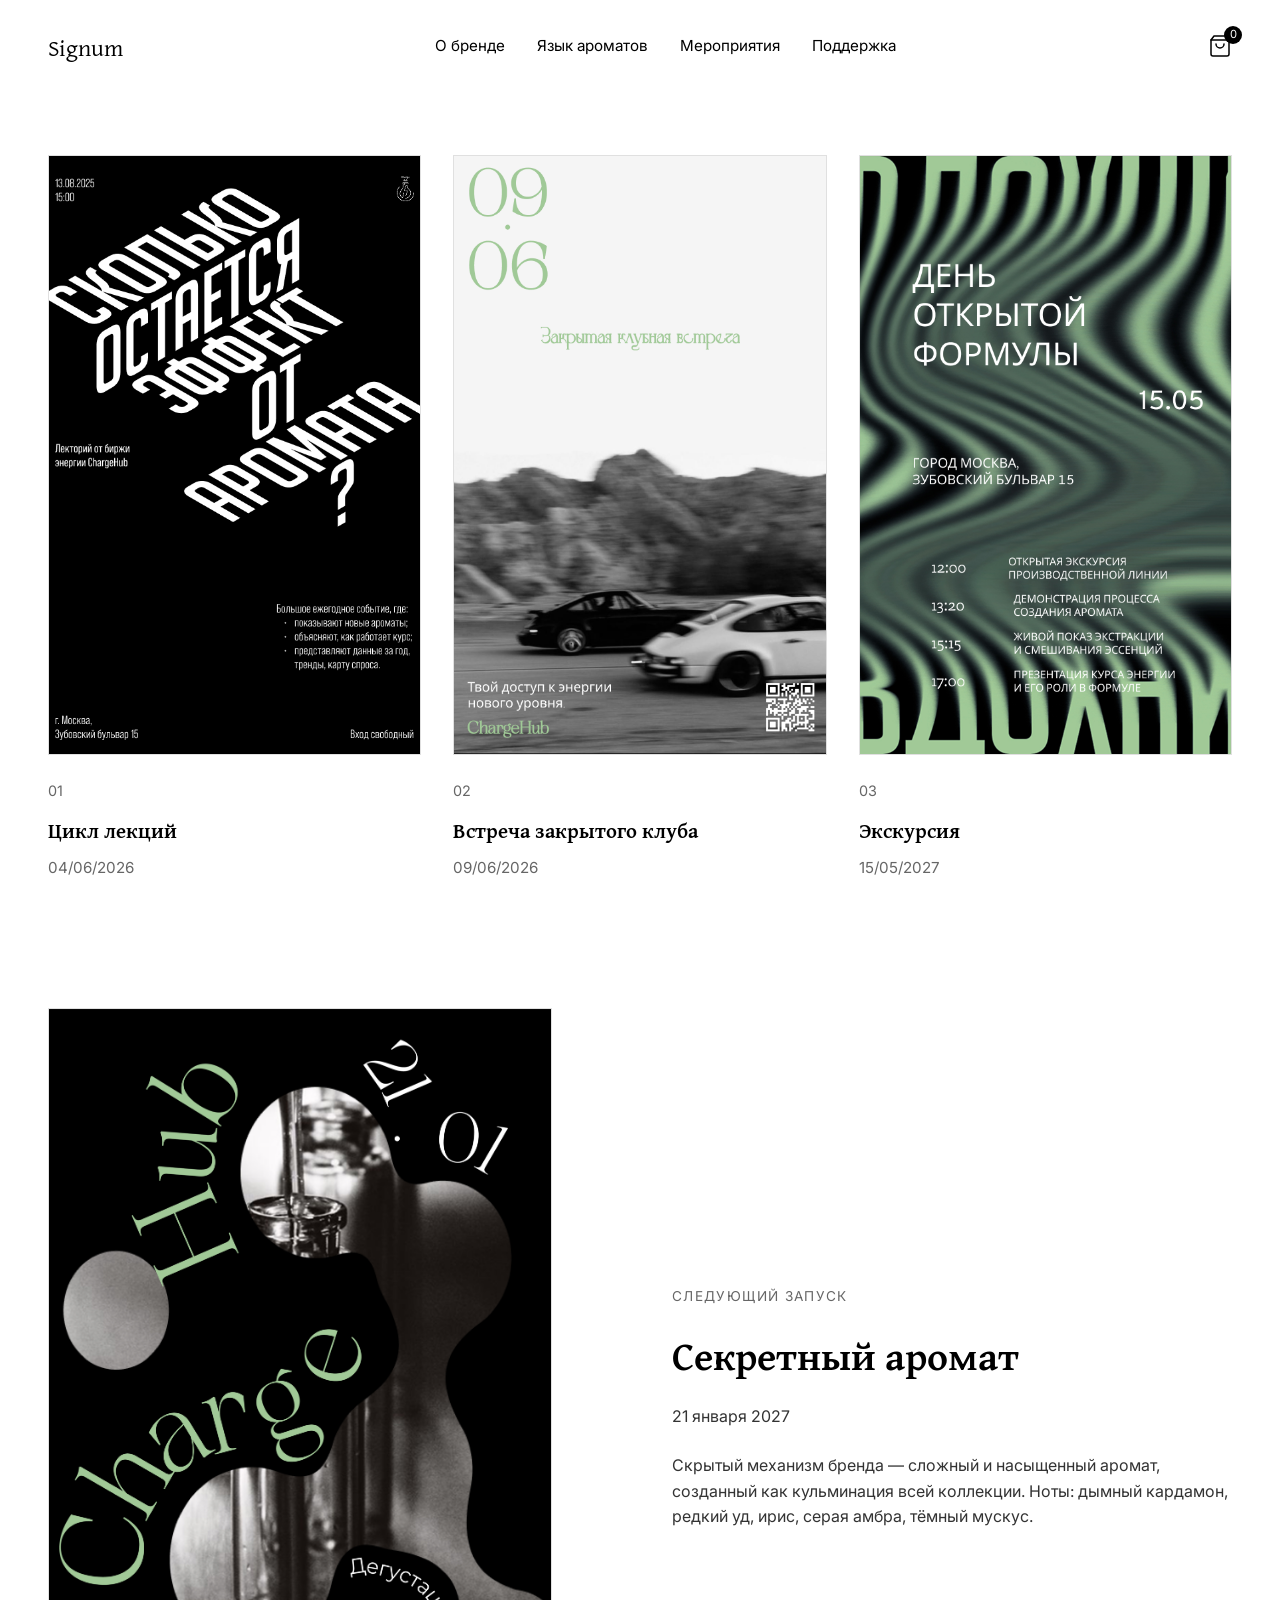
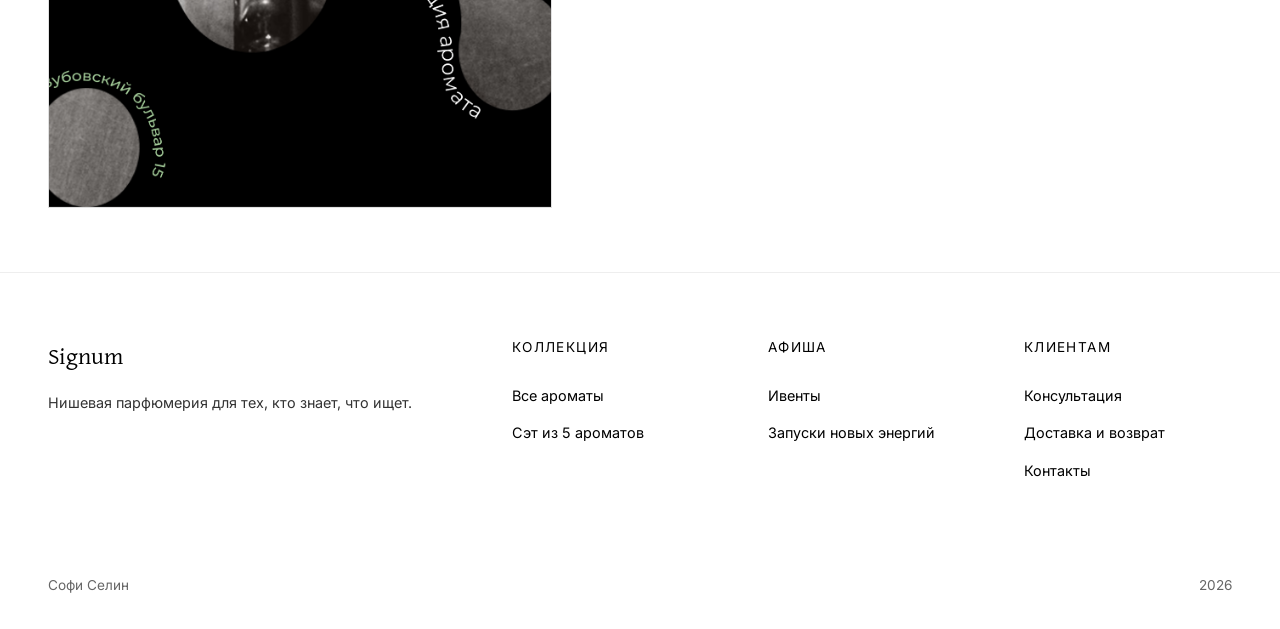
<file: product.html>
<!DOCTYPE html>
<html lang="ru">

<head>
    <meta charset="UTF-8">
    <meta name="viewport" content="width=device-width, initial-scale=1.0">
    <title>Мероприятия — Signum</title>
    <link rel="preconnect" href="https://fonts.googleapis.com">
    <link rel="preconnect" href="https://fonts.gstatic.com" crossorigin>
    <link href="https://fonts.googleapis.com/css2?family=Gentium+Plus&family=Inter:wght@300;400;500&display=swap"
        rel="stylesheet">
    <link rel="stylesheet" href="css/style.css">
</head>

<!-- Навигация -->
<nav>
    <a href="index.html" class="nav-logo">Signum</a>
    <ul class="nav-links">
        <li><a href="perception.html">О бренде</a></li>
        <li><a href="collection.html">Язык ароматов</a></li>
        <li><a href="product.html" class="active">Мероприятия</a></li>
        <li><a href="contact.html">Поддержка</a></li>
    </ul>
    <div class="nav-cart">
        <a href="cart.html">
            <svg width="24" height="24" viewBox="0 0 24 24" fill="none" stroke="currentColor" stroke-width="1.5"
                stroke-linecap="round" stroke-linejoin="round">
                <path d="M6 2L3 6v14a2 2 0 002 2h14a2 2 0 002-2V6l-3-4z" />
                <line x1="3" y1="6" x2="21" y2="6" />
                <path d="M16 10a4 4 0 01-8 0" />
            </svg>
            <span class="cart-count" id="cartCount">0</span>
        </a>
    </div>
    <button class="burger" id="burgerBtn" aria-label="Меню">
        <span></span>
        <span></span>
        <span></span>
    </button>
</nav>

<!-- Мобильное меню -->
<div class="mobile-menu" id="mobileMenu">
    <ul>
        <li><a href="perception.html">О бренде</a></li>
        <li><a href="collection.html">Язык ароматов</a></li>
        <li><a href="product.html">Мероприятия</a></li>
        <li><a href="contact.html">Поддержка</a></li>
    </ul>
</div>


<!-- Секция мероприятий -->
<section class="events-section" id="events">
    <div class="events-grid">
        <div class="event-card">
            <div class="event-image">
                <img src="images/Frame 42.png" alt="Мероприятие 1">
            </div>
            <div class="event-number">01</div>
            <h3>Цикл лекций</h3>
            <p class="event-date">04/06/2026</p>
        </div>

        <div class="event-card">
            <div class="event-image">
                <img src="images/Frame 35.png" alt="Мероприятие 2">
            </div>
            <div class="event-number">02</div>
            <h3>Встреча закрытого клуба</h3>
            <p class="event-date">09/06/2026</p>
        </div>

        <div class="event-card">
            <div class="event-image">
                <img src="images/Frame 16.png" alt="Мероприятие 3">
            </div>
            <div class="event-number">03</div>
            <h3>Экскурсия</h3>
            <p class="event-date">15/05/2027</p>
        </div>
    </div>
</section>

    <!-- Секция следующего запуска -->
    <section class="launch-section" id="launch">
    <div class="launch-content">
        <div class="launch-image">
            <img src="images/Frame 39.png" alt="Секретный аромат">
        </div>
        <div class="launch-info">
            <div class="launch-label">СЛЕДУЮЩИЙ ЗАПУСК</div>
            <h2>Секретный аромат</h2>
            <p class="launch-date">21 января 2027</p>
            <p class="launch-description">Скрытый механизм бренда — сложный и насыщенный аромат, созданный как кульминация всей коллекции.
            Ноты: дымный кардамон, редкий уд, ирис, серая амбра, тёмный мускус.</p>
        </div>
    </div>
</section>

    <footer>
        <div class="footer-content">
            <div class="footer-brand">
                <h3>Signum</h3>
                <p>Нишевая парфюмерия для тех, кто знает, что ищет.</p>
            </div>
            <div class="footer-column">
                <h4>Коллекция</h4>
                <ul>
                    <li><a href="collection.html#collection">Все ароматы</a></li>
                    <li><a href="collection.html#set">Сэт из 5 ароматов</a></li>
                </ul>
            </div>
            <div class="footer-column">
                <h4>Афиша</h4>
                <ul>
                    <li><a href="product.html#events">Ивенты</a></li>
                    <li><a href="product.html#launch">Запуски новых энергий</a></li>
                </ul>
            </div>
            <div class="footer-column">
                <h4>Клиентам</h4>
                <ul>
                    <li><a href="contact.html">Консультация</a></li>
                    <li><a href="contact.html">Доставка и возврат</a></li>
                    <li><a href="contact.html">Контакты</a></li>
                </ul>
            </div>
        </div>
        <div class="footer-bottom">
            <span>Софи Селин</span>
            <span>2026</span>
        </div>
    </footer>

    <script src="script.js"></script>
</body>

</html>
</file>
<file: css/style.css>
* {
    margin: 0;
    padding: 0;
    box-sizing: border-box;
}

body {
    font-family: 'Inter', -apple-system, BlinkMacSystemFont, 'Segoe UI', sans-serif;
    color: #000;
    background: #fff;
    line-height: 1.6;
}

html {
    scroll-behavior: smooth;
}

.hero-title {
    font-family: 'Gentium Plus', Georgia, serif;
    font-size: 2.8rem;
    font-weight: normal;
    line-height: 1.2;
    margin-bottom: 0;
    /* Добавляем визуальное утолщение */
    -webkit-text-stroke: 0.3px #000;
    text-shadow:
        0.5px 0 0 #000,
        -0.5px 0 0 #000,
        0 0.5px 0 #000,
        0 -0.5px 0 #000;
}

.hero-subtitle {
    font-family: 'Inter', -apple-system, BlinkMacSystemFont, 'Segoe UI', sans-serif;
    font-size: 1rem;
    color: #333;
    line-height: 1.6;
    text-align: left;
    max-width: 350px;
}

/* Навигация */
.nav-logo {
    font-family: 'Gentium Plus', Georgia, serif;
    font-size: 1.5rem;
    margin-top: 0.3rem;
}

.nav-links a {
    font-family: 'Inter', -apple-system, BlinkMacSystemFont, 'Segoe UI', sans-serif;
    font-size: 0.95rem;
}

/* Секция манифеста */
.manifest-item h3 {
    font-family: 'Gentium Plus', Georgia, serif;
    font-size: 1.1rem;
    font-weight: normal;
}

.manifest-right .manifest-label {
    font-family: 'Inter', -apple-system, BlinkMacSystemFont, 'Segoe UI', sans-serif;
    font-size: 0.85rem;
    letter-spacing: 0.1em;
    text-transform: uppercase;
}

.manifest-right .manifest-quote {
    font-family: 'Gentium Plus', Georgia, serif;
    font-size: 2rem;
    font-weight: normal;
    line-height: 1.4;
}

.manifest-right .manifest-highlight {
    font-family: 'Gentium Plus', Georgia, serif;
    font-size: 1.8rem;
    line-height: 1.4;
}

/* Секция вопросов */
.questions h2 {
    font-family: 'Gentium Plus', Georgia, serif;
    font-size: 2.5rem;
    font-weight: normal;
}

.question-item h3 {
    font-family: 'Gentium Plus', Georgia, serif;
    font-size: 1.1rem;
    font-weight: normal;
}

/* Футер */
.footer-brand h3 {
    font-family: 'Gentium Plus', Georgia, serif;
    font-size: 1.5rem;
}

.footer-column h4 {
    font-family: 'Inter', -apple-system, BlinkMacSystemFont, 'Segoe UI', sans-serif;
    font-size: 0.85rem;
    letter-spacing: 0.1em;
    text-transform: uppercase;
}

/* Hero секция */
.hero-title {
    font-family: 'Gentium Plus', Georgia, serif;
    font-size: 2.8rem;
    font-weight: normal;
    line-height: 1.2;
    margin-bottom: 0;
}

.hero-subtitle {
    font-family: 'Inter', -apple-system, BlinkMacSystemFont, 'Segoe UI', sans-serif;
    font-size: 1rem;
    color: #333;
    line-height: 1.6;
    text-align: left;
    max-width: 350px;
}

/* Навигация */
.nav-logo {
    font-family: 'Gentium Plus', Georgia, serif;
    font-size: 1.5rem;
}

.nav-links a {
    font-family: 'Inter', -apple-system, BlinkMacSystemFont, 'Segoe UI', sans-serif;
    font-size: 0.95rem;
}

/* Секция манифеста */
.manifest-item h3 {
    font-family: 'Gentium Plus', Georgia, serif;
    font-size: 1.1rem;
    font-weight: normal;
}

.manifest-right .manifest-label {
    font-family: 'Inter', -apple-system, BlinkMacSystemFont, 'Segoe UI', sans-serif;
    font-size: 0.85rem;
    letter-spacing: 0.1em;
    text-transform: uppercase;
}

.manifest-right .manifest-quote {
    font-family: 'Gentium Plus', Georgia, serif;
    font-size: 2rem;
    font-weight: normal;
    line-height: 1.4;
}

.manifest-right .manifest-highlight {
    font-family: 'Gentium Plus', Georgia, serif;
    font-size: 1.8rem;
    line-height: 1.4;
}

/* Секция вопросов */
.questions h2 {
    font-family: 'Gentium Plus', Georgia, serif;
    font-size: 2.5rem;
    font-weight: normal;
}

.question-item h3 {
    font-family: 'Gentium Plus', Georgia, serif;
    font-size: 1.1rem;
    font-weight: normal;
}

/* Футер */
.footer-brand h3 {
    font-family: 'Gentium Plus', Georgia, serif;
    font-size: 1.5rem;
}

.footer-column h4 {
    font-family: 'Inter', -apple-system, BlinkMacSystemFont, 'Segoe UI', sans-serif;
    font-size: 0.85rem;
    letter-spacing: 0.1em;
    text-transform: uppercase;
}

/* Навигация */
nav {
    display: flex;
    justify-content: space-between;
    align-items: center;
    padding: 1.5rem 3rem;
    position: sticky;
    top: 0;
    background: #fff;
    z-index: 1000;
}

.nav-logo {
    font-size: 1.5rem;
    color: #000;
    text-decoration: none;
}

.nav-links {
    list-style: none;
    display: flex;
    gap: 2rem;
}

.nav-links a {
    color: #000;
    text-decoration: none;
    font-size: 0.95rem;
    transition: opacity 0.3s;
}

.nav-links a:hover {
    opacity: 0.6;
}

.nav-cart a {
    color: #000;
    text-decoration: none;
    display: flex;
    align-items: center;
}


.nav-cart svg {
    width: 24px;
    height: 24px;
}

/* Hero секция */
.hero {
    padding: 7rem 3rem 4rem;
    min-height: auto;
    position: relative;
}

.hero-content {
    max-width: 100%;
    margin: 0 auto;
    display: flex;
    flex-direction: column;
    justify-content: space-between;
    align-items: flex-start;
    gap: 5rem;
}

.signature-section {
    flex: 1;
    width: 100%;
    position: relative;
}

.signature-wrapper {
    width: 100%;
    max-width: none;
    position: relative;
    overflow: visible;
}

.signature-image {
    width: 100%;
    height: auto;
    display: block;
    clip-path: inset(0 100% 0 0);
}

.signature-line {
    width: 100%;
    height: 3px;
    background: #000;
    margin-top: -10rem;
    transform: scaleX(0);
    transform-origin: left;
    transition: transform 1s ease;
}

.signature-line.visible {
    transform: scaleX(1);
}

.hero-text-section {
    position: absolute;
    top: 2rem;
    right: 3rem;
    max-width: 350px;
    text-align: left;
}

.hero-title {
    font-size: 2.8rem;
    font-weight: normal;
    line-height: 1.2;
    margin-bottom: 0;
}

.hero-subtitle-wrapper {
    max-width: 100%;
    margin: 0 auto;
    padding-top: 7rem;
    padding-left: calc(72% + 3rem);
}

.hero-subtitle {
    font-size: 1rem;
    color: #333;
    line-height: 1.6;
    text-align: left;
    max-width: 350px;
}

/* Секция манифеста */
.manifest {
    display: grid;
    grid-template-columns: 1fr 2fr;
    gap: 4rem;
    padding: 4rem 3rem;
    max-width: 1400px;
    margin: 0 auto;
}

.manifest-left {
    border-right: 1px solid #000;
    padding-right: 2rem;
}

.manifest-item {
    margin-bottom: 2.5rem;
}

.manifest-number {
    font-size: 0.9rem;
    margin-bottom: 0.5rem;
}

.manifest-item h3 {
    font-size: 1.1rem;
    font-weight: normal;
    margin-bottom: 0.5rem;
}

.manifest-item p {
    font-size: 0.9rem;
    color: #333;
}

.manifest-right .manifest-label {
    font-size: 0.85rem;
    letter-spacing: 0.1em;
    text-transform: uppercase;
    margin-bottom: 2rem;
}

.manifest-right .manifest-quote {
    font-size: 2rem;
    font-weight: normal;
    line-height: 1.4;
    margin-bottom: 3rem;
}

.manifest-right .manifest-highlight {
    font-size: 1.8rem;
    line-height: 1.4;
    margin-bottom: 2rem;
}

.manifest-right .manifest-description {
    font-size: 0.95rem;
    color: #333;
}


/* Секция продукта */
.product-showcase {
    background: #c8c8c8;
    padding: 0;
    text-align: center;
    width: 100%;
    overflow: hidden;
}

.product-image {
    width: 100%;
    height: auto;
    display: block;
    max-width: none;
}

/* Секция вопросов */
.questions {
    padding: 6rem 3rem;
    max-width: 1400px;
    margin: 0 auto;
}

.questions h2 {
    font-family: 'Gentium Plus', Georgia, serif;
    font-size: 2.5rem;
    font-weight: 700;
    line-height: 1.3;
    margin-bottom: 2rem;
    max-width: 700px;
}

.questions-intro {
    font-size: 1rem;
    color: #333;
    max-width: 700px;
    margin-bottom: 4rem;
}

.questions-grid {
    display: grid;
    grid-template-columns: repeat(3, 1fr);
    gap: 3rem;
    margin-bottom: 3rem;
}

.question-item {
    border-left: 1px solid #000;
    padding-left: 1.5rem;
}

.question-number {
    font-size: 0.9rem;
    margin-bottom: 1rem;
}

.question-item h3 {
    font-size: 1.1rem;
    font-weight: normal;
    margin-bottom: 1rem;
}

.question-item p {
    font-size: 0.9rem;
    color: #333;
}

.btn-outline {
    display: inline-block;
    padding: 0.75rem 1.5rem;
    border: 1px solid #000;
    color: #000;
    text-decoration: none;
    font-size: 0.95rem;
    transition: all 0.3s;
}

.btn-outline:hover {
    background: #000;
    color: #fff;
}

.questions-buttons {
    position: relative;
    display: inline-block;
}

.btn-outline {
    display: inline-block;
    padding: 0.75rem 1.5rem;
    border: 1px solid #000;
    color: #000;
    text-decoration: none;
    font-size: 0.95rem;
    transition: all 0.3s;
    background: #fff;
    cursor: pointer;
    font-family: 'Inter', sans-serif;
}

.btn-outline:hover {
    background: #000;
    color: #fff;
}

.dropdown-menu {
    position: absolute;
    top: 100%;
    left: 0;
    margin-top: 0.5rem;
    background: #fff;
    border: 1px solid #000;
    min-width: 200px;
    opacity: 0;
    visibility: hidden;
    transform: translateY(-10px);
    transition: all 0.3s ease;
    z-index: 10;
}

.dropdown-menu.active {
    opacity: 1;
    visibility: visible;
    transform: translateY(0);
}

.dropdown-item {
    display: block;
    padding: 0.75rem 1.5rem;
    color: #000;
    text-decoration: none;
    transition: background 0.3s;
    border-bottom: 1px solid #eee;
}

.dropdown-item:last-child {
    border-bottom: none;
}

.dropdown-item:hover {
    background: #f5f5f5;
}

/* Футер */
footer {
    padding: 4rem 3rem 2rem;
    border-top: 1px solid #eee;
}

.footer-content {
    display: grid;
    grid-template-columns: 2fr 1fr 1fr 1fr;
    gap: 3rem;
    max-width: 1400px;
    margin: 0 auto;
}

.footer-brand h3 {
    font-size: 1.5rem;
    font-weight: normal;
    margin-bottom: 1rem;
}

.footer-brand p {
    font-size: 0.9rem;
    color: #333;
}

.footer-column h4 {
    font-size: 0.85rem;
    letter-spacing: 0.1em;
    text-transform: uppercase;
    margin-bottom: 1.5rem;
    font-weight: normal;
}

.footer-column ul {
    list-style: none;
}

.footer-column ul li {
    margin-bottom: 0.75rem;
}

.footer-column ul li a {
    color: #000;
    text-decoration: none;
    font-size: 0.9rem;
    transition: opacity 0.3s;
}

.footer-column ul li a:hover {
    opacity: 0.6;
}

.footer-bottom {
    display: flex;
    justify-content: space-between;
    max-width: 1400px;
    margin: 3rem auto 0;
    padding-top: 2rem;
    border-top: none;
    font-size: 0.85rem;
    color: #666;
}


/* ===== Планшеты ===== */

@media (max-width: 992px) {

    .hero {
        padding: 2rem;
    }

    .hero-content {
        display: flex;
        flex-direction: column;
        gap: 5rem;
    }

    .hero-title {
        font-size: 2.3rem;
    }

    .signature-section {
        max-width: 100%;
    }

    .manifest {
        grid-template-columns: 1fr;
    }

    .manifest-left {
        border-right: none;
        border-bottom: 1px solid #000;
        padding-right: 0;
        padding-bottom: 2rem;
    }

    .questions-grid {
        grid-template-columns: 1fr;
    }

    .footer-content {
        grid-template-columns: 1fr 1fr;
    }

}


/* ===== Телефоны ===== */

@media (max-width: 768px) {

    body {
        overflow-x: hidden;
    }

    nav {
        position: relative;
        padding: 1rem 1.5rem;
    }

    .burger {
        display: flex;
    }

    /* мобильное меню */


    .hero {
        padding: 1rem 20px 4rem;
        min-height: auto;
    }

    .signature-wrapper {
        margin-top: 100px;
    }

    .signature-line {
        margin-top: -1.5rem;
    }

    .hero-text-section {
        max-width: 100%;
    }

    .hero-title {
        font-size: 1.8rem;
    }

     .hero-subtitle-wrapper {
        padding-left: 0;
        padding-top: 2rem;
    }

    .hero-subtitle {
        max-width: 280px;
        text-align: left;
        line-height: 1.5;
    }

    .hero,
    .manifest,
    .questions,
    footer {
        padding-left: 20px;
        padding-right: 20px;
    }

    .manifest {
        padding-top: 4rem;
        padding-bottom: 4rem;
    }

    .manifest-right .manifest-quote {
        font-size: 1.5rem;
    }

    .manifest-right .manifest-highlight {
        font-size: 1.2rem;
    }

    .questions {
        padding-top: 4rem;
        padding-bottom: 4rem;
    }

    .questions h2 {
        font-size: 1.9rem;
    }

    .question-item {
        border-left: none;
        border-top: 1px solid #000;
        padding-left: 0;
        padding-top: 1rem;
    }

    .footer-content {
        grid-template-columns: 1fr;
    }

    .footer-bottom {
        flex-direction: column;
        gap: 10px;
    }
}


/* ===== Маленькие телефоны ===== */

@media (max-width: 480px) {

    .hero-title {
        font-size: 1.5rem;
    }

    .questions h2 {
        font-size: 1.5rem;
    }

    .manifest-right .manifest-quote {
        font-size: 1.2rem;
    }

    .manifest-right .manifest-highlight {
        font-size: 1rem;
    }

    .signature-image {
        width: 100%;
    }

    .nav-logo {
        font-size: 1.3rem;
    }

}



/* ===== Страница "О бренде" (perception.html) ===== */

/* Секция 1: Hero */
.brand-hero {
    display: grid;
    grid-template-columns: 1fr 1fr;
    gap: 4rem;
    padding: 4rem 3rem;
    max-width: 1400px;
    margin: 0 auto;
    align-items: center;
}

.brand-hero-content h1 {
    font-family: 'Gentium Plus', Georgia, serif;
    font-size: 3rem;
    font-weight: 700;
    line-height: 1.2;
    margin-bottom: 2rem;
}

.brand-hero-content p {
    font-family: 'Inter', sans-serif;
    font-size: 1rem;
    color: #333;
    line-height: 1.6;
    max-width: 400px;
}

.brand-hero-image .image-placeholder {
    width: 100%;
    height: 400px;
    background: #d8d8d8;
}

.brand-hero-image img,
.process-image img,
.energy-image img,
.energy-card-image img {
    width: 100%;
    height: 100%;
    object-fit: cover;
    display: block;
}

.brand-hero-image img {
    height: 400px;
}

.process-image img {
    height: 300px;
}

.energy-image img {
    height: 400px;
}

.energy-card-image img {
    height: 250px;
}

/* Секция 2: Процесс */
.brand-process {
    padding: 4rem 3rem;
    max-width: 1400px;
    margin: 0 auto;
}

.brand-process h2 {
    font-family: 'Gentium Plus', Georgia, serif;
    font-size: 2.5rem;
    font-weight: 700;
    margin-bottom: 3rem;
}

.process-grid {
    display: grid;
    grid-template-columns: repeat(3, 1fr);
    gap: 2rem;
}

.process-item .process-image {
    margin-bottom: 1.5rem;
}

.process-image .image-placeholder {
    width: 100%;
    height: 300px;
    background: #d8d8d8;
}

.process-number {
    font-family: 'Inter', sans-serif;
    font-size: 0.9rem;
    margin-bottom: 0.5rem;
}

.process-item h3 {
    font-family: 'Gentium Plus', Georgia, serif;
    font-size: 1.2rem;
    font-weight: 700;
    margin-bottom: 0.75rem;
}

.process-item p {
    font-family: 'Inter', sans-serif;
    font-size: 0.95rem;
    color: #333;
    line-height: 1.6;
}

/* Секция 3: Энергия */
.brand-energy {
    padding: 4rem 3rem;
    max-width: 1400px;
    margin: 0 auto;
}

.brand-energy h2 {
    font-family: 'Gentium Plus', Georgia, serif;
    font-size: 2.5rem;
    font-weight: 700;
    margin-bottom: 3rem;
}

.energy-main {
    display: grid;
    grid-template-columns: 1fr 1fr;
    gap: 3rem;
    margin-bottom: 3rem;
    align-items: center;
}

.energy-image .image-placeholder {
    width: 100%;
    height: 400px;
    background: #d8d8d8;
}

.energy-content h3 {
    font-family: 'Gentium Plus', Georgia, serif;
    font-size: 2rem;
    font-weight: 700;
    margin-bottom: 1rem;
}

.energy-content p {
    font-family: 'Inter', sans-serif;
    font-size: 1rem;
    color: #333;
    line-height: 1.6;
    margin-bottom: 2rem;
}

.energy-grid {
    display: grid;
    grid-template-columns: repeat(3, 1fr);
    gap: 2rem;
}

.energy-card-image .image-placeholder {
    width: 100%;
    height: 250px;
    background: #d8d8d8;
    margin-bottom: 1rem;
}

.energy-card-number {
    font-family: 'Inter', sans-serif;
    font-size: 0.9rem;
    margin-bottom: 0.5rem;
}

.energy-card h4 {
    font-family: 'Gentium Plus', Georgia, serif;
    font-size: 1.1rem;
    font-weight: 700;
    margin-bottom: 0.5rem;
}

.energy-card p {
    font-family: 'Inter', sans-serif;
    font-size: 0.9rem;
    color: #333;
}

.energy-card {
    text-decoration: none;
    color: inherit;
    transition: opacity 0.3s;
    cursor: pointer;
}

.energy-card:hover {
    opacity: 0.7;
}

/* Обводка для обложек книг */
.energy-image img,
.energy-card-image img {
    width: 100%;
    height: 100%;
    object-fit: cover;
    display: block;
    border: 1px solid #e0e0e0;
    /* легкая серая обводка */
    box-shadow: 0 4px 12px rgba(0, 0, 0, 0.1);
    transition: transform 0.3s ease, box-shadow 0.3s ease, border-color 0.3s ease;
}

.energy-image-link:hover img,
.energy-card:hover img {
    transform: translateY(-5px);
    border-color: #c0c0c0;
    /* обводка чуть темнее при наведении */
    box-shadow: 0 8px 20px rgba(0, 0, 0, 0.15);
}

/* Мобильный адаптив для perception */
@media (max-width: 768px) {
    .brand-hero {
        grid-template-columns: 1fr;
        padding: 3rem 1.5rem;
        gap: 2rem;
    }

    .brand-hero-content h1 {
        font-size: 2rem;
    }

    .brand-process,
    .brand-energy {
        padding: 3rem 1.5rem;
    }

    .brand-process h2,
    .brand-energy h2 {
        font-size: 1.8rem;
    }

    .process-grid,
    .energy-grid {
        grid-template-columns: 1fr;
    }

    .energy-main {
        grid-template-columns: 1fr;
    }

    .energy-content h3 {
        font-size: 1.5rem;
    }
}


/* ===== Страница "Язык ароматов" (collection.html) ===== */

/* Секция ольфакторных профилей */
.olfactory-section {
    padding: 2rem 4rem 3rem;
    max-width: 1400px;
    margin: 0 auto;
}

.olfactory-section h1 {
    font-family: 'Gentium Plus', Georgia, serif;
    font-size: 3rem;
    font-weight: 700;
    margin-bottom: 2rem;
}

.olfactory-grid {
    display: grid;
    grid-template-columns: repeat(3, 1fr);
    gap: 3rem;
}

.olfactory-item {
    border-right: 1px solid #e0e0e0;
    padding-right: 2rem;
}

.olfactory-item:last-child {
    border-right: none;
}

.olfactory-number {
    font-family: 'Inter', sans-serif;
    font-size: 0.9rem;
    color: #666;
    margin-bottom: 0.5rem;
}

.olfactory-item h2 {
    font-family: 'Gentium Plus', Georgia, serif;
    font-size: 1.8rem;
    font-weight: 700;
    margin-bottom: 0.75rem;
}

.olfactory-context {
    font-family: 'Inter', sans-serif;
    font-size: 0.95rem;
    color: #666;
    margin-bottom: 1.5rem;
    line-height: 1.5;
}

.olfactory-notes {
    margin-bottom: 1rem;
    margin-top: 4rem;
}

.note-row {
    display: flex;
    margin-bottom: 0.5rem;
    font-size: 0.9rem;
}

.note-label {
    font-family: 'Inter', sans-serif;
    font-weight: 500;
    min-width: 80px;
    color: #333;
}

.note-value {
    font-family: 'Inter', sans-serif;
    color: #666;
}

.neuro-association {
    padding-top: 1rem;
    border-top: none;
}

.neuro-association h4 {
    font-family: 'Inter', sans-serif;
    font-size: 0.9rem;
    font-weight: 600;
    margin-bottom: 0.75rem;
    color: #333;
}

.neuro-association p {
    font-family: 'Inter', sans-serif;
    font-size: 0.9rem;
    color: #666;
    line-height: 1.6;
}

/* Секция коллекции */
.collection-section {
    padding: 4rem 3rem;
    max-width: 1400px;
    margin: 0 auto;
}

.collection-section h2 {
    font-family: 'Gentium Plus', Georgia, serif;
    font-size: 2.5rem;
    font-weight: 700;
    margin-bottom: 1rem;
}

.collection-intro {
    font-family: 'Inter', sans-serif;
    font-size: 1rem;
    color: #333;
    line-height: 1.6;
    margin-bottom: 3rem;
    max-width: 600px;
}

.products-grid {
    display: grid;
    grid-template-columns: repeat(3, 1fr);
    gap: 2rem;
}

.product-card {
    text-align: left;
}

.product-image {
    margin-bottom: 1.5rem;
}

.product-image .image-placeholder {
    width: 100%;
    height: 600px;
    background: #d8d8d8;
}

.product-image img {
    width: 100%;
    height: 600px;
    object-fit: cover;
    display: block;
    border: 1px solid #e0e0e0;
}

.product-card h3 {
    font-family: 'Gentium Plus', Georgia, serif;
    font-size: 1.3rem;
    font-weight: 700;
    margin-bottom: 0.5rem;
}

.product-volume,
.product-price {
    font-family: 'Inter', sans-serif;
    font-size: 0.9rem;
    color: #666;
    margin-bottom: 0.25rem;
}

.btn-buy {
    width: 100%;
    padding: 1rem;
    background: #000;
    color: #fff;
    border: none;
    font-family: 'Inter', sans-serif;
    font-size: 0.95rem;
    cursor: pointer;
    transition: opacity 0.3s;
    margin-top: 1rem;
}

.btn-buy:hover {
    opacity: 0.8;
}

/* Секция сэта */
.set-section {
    display: grid;
    grid-template-columns: 1fr 1fr;
    gap: 4rem;
    padding: 4rem 3rem;
    max-width: 1400px;
    margin: 0 auto;
    align-items: center;
}

.set-content h2 {
    font-family: 'Gentium Plus', Georgia, serif;
    font-size: 2.5rem;
    font-weight: 700;
    margin-bottom: 0.5rem;
}

.set-subtitle {
    font-family: 'Inter', sans-serif;
    font-size: 1rem;
    color: #666;
    margin-bottom: 1.5rem;
}

.set-description {
    font-family: 'Inter', sans-serif;
    font-size: 1rem;
    color: #333;
    line-height: 1.6;
    margin-bottom: 1.5rem;
}

.set-price {
    font-family: 'Inter', sans-serif;
    font-size: 1rem;
    color: #666;
    margin-bottom: 1.5rem;
}

.set-image img {
    width: 100%;
    height: 800px;
    object-fit: cover;
    display: block;
    border: 1px solid #e0e0e0;
}

/* Ховер на карточки товаров */
.product-card {
    transition: transform 0.3s ease, box-shadow 0.3s ease;
    cursor: pointer;
}

.product-card:hover {
    transform: translateY(-8px);
    box-shadow: 0 12px 24px rgba(0, 0, 0, 0.1);
}

.product-card:hover .product-image img {
    opacity: 0.9;
}

/* Мобильный адаптив для collection */
@media (max-width: 768px) {

    .olfactory-section,
    .collection-section,
    .set-section {
        padding: 3rem 1.5rem;
    }

    .olfactory-section h1 {
        font-size: 2rem;
    }

    .olfactory-grid {
        grid-template-columns: 1fr;
        gap: 2rem;
    }

    .olfactory-item {
        border-right: none;
        border-bottom: 1px solid #e0e0e0;
        padding-right: 0;
        padding-bottom: 2rem;
    }

    .products-grid {
        grid-template-columns: 1fr;
    }

    .set-section {
        grid-template-columns: 1fr;
    }

    .set-image .image-placeholder {
        height: 300px;
    }
}


/* ===== Страница "Мероприятия" (product.html) ===== */

/* Секция мероприятий */
.events-section {
    padding: 4rem 3rem;
    max-width: 1400px;
    margin: 0 auto;
}

.events-grid {
    display: grid;
    grid-template-columns: repeat(3, 1fr);
    gap: 2rem;
}

.event-card {
    text-align: left;
}

.event-image {
    margin-bottom: 1.5rem;
}

.event-image .image-placeholder {
    width: 100%;
    height: 600px;
    background: #d8d8d8;
}

.event-image img {
    width: 100%;
    height: 600px;
    object-fit: cover;
    display: block;
    border: 1px solid #e0e0e0;
}

.event-number {
    font-family: 'Inter', sans-serif;
    font-size: 0.9rem;
    color: #666;
    margin-bottom: 0.75rem;
}

.event-card h3 {
    font-family: 'Gentium Plus', Georgia, serif;
    font-size: 1.3rem;
    font-weight: 700;
    margin-bottom: 0.5rem;
}

.event-date {
    font-family: 'Inter', sans-serif;
    font-size: 0.95rem;
    color: #666;
}

/* Секция следующего запуска */
.launch-section {
    padding: 4rem 3rem;
    max-width: 1400px;
    margin: 0 auto;
}

.launch-content {
    display: grid;
    grid-template-columns: 1fr 1fr;
    gap: 4rem;
    align-items: center;
}

.launch-image .image-placeholder {
    width: 100%;
    height: 800px;
    background: #d8d8d8;
}

.launch-image img {
    width: 90%;
    height: 800px;
    object-fit: cover;
    display: block;
    border: 1px solid #e0e0e0;
}

.launch-label {
    font-family: 'Inter', sans-serif;
    font-size: 0.85rem;
    letter-spacing: 0.1em;
    text-transform: uppercase;
    color: #666;
    margin-bottom: 1rem;
}

.launch-info h2 {
    font-family: 'Gentium Plus', Georgia, serif;
    font-size: 2.5rem;
    font-weight: 700;
    margin-bottom: 1rem;
}

.launch-date {
    font-family: 'Inter', sans-serif;
    font-size: 1rem;
    color: #333;
    margin-bottom: 1.5rem;
}

.launch-description {
    font-family: 'Inter', sans-serif;
    font-size: 1rem;
    color: #333;
    line-height: 1.6;
}

/* ===== Mobile адаптив ===== */
@media (max-width: 768px) {

    /* Общие отступы */
    .events-section,
    .launch-section {
        padding: 2rem 1.25rem;
    }

    /* Мероприятия */
    .events-grid {
        grid-template-columns: 1fr;
        gap: 2.5rem;
    }

    .event-image .image-placeholder,
    .event-image img {
        height: auto;
        object-fit: contain;
    }

    .event-card h3 {
        font-size: 1.2rem;
    }

    .event-number,
    .event-date {
        font-size: 0.9rem;
    }

    /* Следующий запуск */
    .launch-content {
        grid-template-columns: 1fr;
        gap: 2rem;
    }

    .launch-image {
        order: 1;
    }

    .launch-info {
        order: 2;
    }

    .launch-image .image-placeholder,
    .launch-image img {
        width: 100%;
        height: 500px;
    }

    .launch-info h2 {
        font-size: 2rem;
    }

    .launch-description {
        font-size: 0.95rem;
        line-height: 1.7;
    }
}

/* ===== Очень маленькие экраны ===== */
@media (max-width: 480px) {

    .events-section,
    .launch-section {
        padding: 1.5rem 1rem;
    }

    .event-image .image-placeholder,
    .event-image img {
        height: 300px;
    }

    .launch-image .image-placeholder,
    .launch-image img {
        height: 380px;
    }

    .launch-info h2 {
        font-size: 1.7rem;
    }

    .launch-description {
        font-size: 0.9rem;
    }
}

/* ===== Страница "Поддержка" (contact.html) ===== */

.contact-section {
    padding: 4rem 3rem;
    max-width: 1400px;
    margin: 0 auto;
}

.contact-content {
    display: grid;
    grid-template-columns: 1fr 1fr;
    gap: 4rem;
    padding-bottom: 3rem;
    position: relative;
}

/* Вертикальная линия по центру */
.contact-content::before {
    content: '';
    position: absolute;
    left: 50%;
    top: 0;
    bottom: 0;
    width: 1px;
    background: #000;
    transform: translateX(-50%);
}

.contact-subscribe h1 {
    font-family: 'Gentium Plus', Georgia, serif;
    font-size: 3rem;
    font-weight: 700;
    margin-bottom: 1.5rem;
}

.contact-subscribe>p {
    font-family: 'Inter', sans-serif;
    font-size: 1rem;
    color: #333;
    line-height: 1.6;
    margin-bottom: 2rem;
    max-width: 400px;
}

.subscribe-form label {
    display: block;
    font-family: 'Inter', sans-serif;
    font-size: 0.9rem;
    color: #333;
    margin-bottom: 0.5rem;
}

.subscribe-form input {
    width: 80%;
    max-width: 400px;
    padding: 1rem;
    border: 1px solid #000;
    font-family: 'Inter', sans-serif;
    font-size: 1rem;
    margin-bottom: 1rem;
    background: #fff;
}

.subscribe-form input::placeholder {
    color: #999;
}

.btn-subscribe {
    padding: 1rem 2rem;
    background: #000;
    color: #fff;
    border: none;
    font-family: 'Inter', sans-serif;
    font-size: 0.95rem;
    cursor: pointer;
    transition: opacity 0.3s;
}

.btn-subscribe:hover {
    opacity: 0.8;
}

.contact-info {
    display: grid;
    grid-template-columns: 1fr 1fr;
    gap: 3rem;
}

.contact-item {
    border: none;
    padding: 0;
}

.contact-icon {
    margin-bottom: 1.5rem;
}

.contact-icon svg {
    stroke: #000;
}

.contact-item h3 {
    font-family: 'Gentium Plus', Georgia, serif;
    font-size: 1.5rem;
    font-weight: 700;
    margin-bottom: 1rem;
}

.contact-phone,
.contact-email {
    font-family: 'Inter', sans-serif;
    font-size: 1.1rem;
    color: #333;
    margin-bottom: 1rem;
}

.contact-hours,
.contact-response {
    font-family: 'Inter', sans-serif;
    font-size: 0.95rem;
    color: #666;
    line-height: 1.6;
}

/* ===== Планшеты ===== */
@media (max-width: 1024px) {
    .contact-section {
        padding: 3rem 2rem;
    }

    .contact-content {
        gap: 3rem;
    }

    .contact-subscribe h1 {
        font-size: 2.5rem;
    }
}

/* ===== Мобильные устройства ===== */
@media (max-width: 768px) {

    .contact-section {
        padding: 2rem 1.25rem;
    }

    .contact-content {
        grid-template-columns: 1fr;
        gap: 3rem;
        padding-bottom: 2rem;
    }

    /* Убираем центральную линию */
    .contact-content::before {
        display: none;
    }

    .contact-subscribe h1 {
        font-size: 2rem;
        margin-bottom: 1rem;
    }

    .contact-subscribe>p {
        max-width: none;
        margin-bottom: 1.5rem;
    }

    .subscribe-form input {
        width: 100%;
        max-width: none;
        box-sizing: border-box;
    }

    .btn-subscribe {
        width: 100%;
        padding: 1rem;
    }

    .contact-info {
        grid-template-columns: 1fr;
        gap: 2.5rem;
    }

    .contact-item h3 {
        font-size: 1.3rem;
    }

    .contact-phone,
    .contact-email {
        font-size: 1rem;
    }
}

/* ===== Маленькие телефоны ===== */
@media (max-width: 480px) {

    .contact-section {
        padding: 1.5rem 1rem;
    }

    .contact-subscribe h1 {
        font-size: 1.7rem;
        line-height: 1.2;
    }

    .contact-subscribe>p,
    .contact-hours,
    .contact-response {
        font-size: 0.9rem;
    }

    .contact-item h3 {
        font-size: 1.2rem;
    }

    .contact-phone,
    .contact-email {
        font-size: 0.95rem;
        word-break: break-word;
    }

    .subscribe-form input {
        padding: 0.9rem;
    }
}

/* ===== Страница 404 ===== */

.error-page {
    min-height: 80vh;
    display: flex;
    flex-direction: column;
    justify-content: center;
    align-items: center;
    text-align: center;
    padding: 4rem 1.5rem;
}

.error-code {
    font-family: 'Gentium Plus', Georgia, serif;
    font-size: 12rem;
    font-weight: 700;
    margin-bottom: 1rem;
    line-height: 1;
}

.error-title {
    font-family: 'Gentium Plus', Georgia, serif;
    font-size: 3rem;
    font-weight: 700;
    margin-bottom: 1.5rem;
}

.error-description {
    font-family: 'Inter', sans-serif;
    font-size: 1.1rem;
    color: #333;
    line-height: 1.6;
    margin-bottom: 3rem;
    max-width: 500px;
}

.btn-error {
    display: inline-block;
    padding: 1rem 2.5rem;
    background: #000;
    color: #fff;
    text-decoration: none;
    font-family: 'Inter', sans-serif;
    font-size: 1rem;
    transition: opacity 0.3s;
}

.btn-error:hover {
    opacity: 0.8;
}

/* Адаптив для 404 */
@media (max-width: 768px) {
    .error-code {
        font-size: 8rem;
    }

    .error-title {
        font-size: 2rem;
    }

    .error-description {
        font-size: 1rem;
    }
}

/* ===== Страница "Корзина" (cart.html) ===== */

.cart-section {
    padding: 4rem 3rem;
    max-width: 1400px;
    margin: 0 auto;
    min-height: 70vh;
}

.cart-section h1 {
    font-family: 'Gentium Plus', Georgia, serif;
    font-size: 3rem;
    font-weight: 700;
    margin-bottom: 3rem;
}

.cart-content {
    display: grid;
    grid-template-columns: 2fr 1fr;
    gap: 4rem;
}

.cart-items {
    display: flex;
    flex-direction: column;
}

.cart-item {
    display: grid;
    grid-template-columns: 120px 1fr auto;
    gap: 2rem;
    padding: 2rem 0;
    border-bottom: 1px solid #e0e0e0;
    align-items: center;
}

.cart-item-image {
    width: 120px;
    height: 120px;
    background: #d8d8d8;
    overflow: hidden;
}

.cart-item-image img {
    width: 100%;
    height: 100%;
    object-fit: cover;
    border: 1px solid #e0e0e0;
}

.cart-item-info h3 {
    font-family: 'Gentium Plus', Georgia, serif;
    font-size: 1.3rem;
    font-weight: 700;
    margin-bottom: 0.5rem;
}

.cart-item-volume {
    font-family: 'Inter', sans-serif;
    font-size: 0.9rem;
    color: #666;
    margin-bottom: 1rem;
}

.cart-item-controls {
    display: flex;
    align-items: center;
    gap: 1rem;
}

.quantity-control {
    display: flex;
    align-items: center;
    border: 1px solid #000;
}

.quantity-control button {
    width: 36px;
    height: 36px;
    background: #fff;
    border: none;
    font-size: 1.2rem;
    cursor: pointer;
    transition: background 0.3s;
}

.quantity-control button:hover {
    background: #f0f0f0;
}

.quantity-control .quantity {
    width: 50px;
    text-align: center;
    font-family: 'Inter', sans-serif;
    font-size: 1rem;
    border-left: 1px solid #000;
    border-right: 1px solid #000;
    height: 36px;
    line-height: 36px;
}

.cart-item-price {
    font-family: 'Inter', sans-serif;
    font-size: 1.1rem;
    font-weight: 500;
    text-align: right;
    min-width: 100px;
}

.cart-item-remove {
    background: none;
    border: none;
    color: #999;
    cursor: pointer;
    font-size: 1.5rem;
    padding: 0.5rem;
    transition: color 0.3s;
}

.cart-item-remove:hover {
    color: #000;
}

/* Итог корзины */
.cart-summary {
    border: 1px solid #000;
    padding: 2rem;
    height: fit-content;
    position: sticky;
    top: 100px;
}

.cart-summary h3 {
    font-family: 'Gentium Plus', Georgia, serif;
    font-size: 1.5rem;
    font-weight: 700;
    margin-bottom: 1.5rem;
    padding-bottom: 1rem;
    border-bottom: 1px solid #e0e0e0;
}

.summary-row {
    display: flex;
    justify-content: space-between;
    margin-bottom: 1rem;
    font-family: 'Inter', sans-serif;
    font-size: 0.95rem;
}

.summary-row.total {
    font-weight: 500;
    font-size: 1.1rem;
    margin-top: 1rem;
    padding-top: 1rem;
    border-top: 1px solid #e0e0e0;
}

.btn-checkout {
    width: 100%;
    padding: 1rem;
    background: #000;
    color: #fff;
    border: none;
    font-family: 'Inter', sans-serif;
    font-size: 1rem;
    cursor: pointer;
    transition: opacity 0.3s;
    margin-top: 1.5rem;
}

.btn-checkout:hover {
    opacity: 0.8;
}

/* Пустая корзина */
.cart-empty {
    text-align: center;
    padding: 6rem 2rem;
}

.cart-empty h2 {
    font-family: 'Gentium Plus', Georgia, serif;
    font-size: 2rem;
    font-weight: 700;
    margin-bottom: 1rem;
}

.cart-empty p {
    font-family: 'Inter', sans-serif;
    font-size: 1rem;
    color: #666;
    margin-bottom: 2rem;
}

.btn-primary {
    display: inline-block;
    padding: 1rem 2rem;
    background: #000;
    color: #fff;
    text-decoration: none;
    font-family: 'Inter', sans-serif;
    font-size: 0.95rem;
    transition: opacity 0.3s;
}

.btn-primary:hover {
    opacity: 0.8;
}

.nav-cart a {
    position: relative;
    display: flex;
    align-items: center;
}

.cart-count {
    position: absolute;
    top: -8px;
    right: -10px;
    background: #000;
    color: #fff;
    font-family: 'Inter', sans-serif;
    font-size: 0.7rem;
    width: 18px;
    height: 18px;
    border-radius: 50%;
    display: flex;
    align-items: center;
    justify-content: center;
}

/* ===== Планшеты ===== */
@media (max-width: 1024px) {

    .cart-section {
        padding: 3rem 2rem;
    }

    .cart-content {
        grid-template-columns: 1fr;
        gap: 3rem;
    }

    .cart-summary {
        position: static;
        order: 2;
    }
}

/* ===== Мобильные устройства ===== */
@media (max-width: 768px) {

    .cart-section {
        padding: 2rem 1.25rem;
    }

    .cart-section h1 {
        font-size: 2.2rem;
        margin-bottom: 2rem;
    }

    .cart-content {
        grid-template-columns: 1fr;
        gap: 2rem;
    }

    .cart-item {
        grid-template-columns: 90px 1fr;
        gap: 1rem;
        align-items: start;
        position: relative;
        padding: 1.5rem 0;
    }

    .cart-item-image {
        width: 90px;
        height: 90px;
    }

    .cart-item-price {
        text-align: left;
        min-width: auto;
        margin-top: 1rem;
    }

    .cart-item-controls {
        flex-wrap: wrap;
        gap: 0.75rem;
    }

    .cart-item-remove {
        position: absolute;
        top: 1rem;
        right: 0;
        padding: 0;
    }

    .cart-item-info h3 {
        font-size: 1.1rem;
        padding-right: 2rem;
    }

    .cart-summary {
        position: static;
        padding: 1.5rem;
    }

    .cart-summary h3 {
        font-size: 1.3rem;
    }

    .btn-checkout {
        padding: 1rem;
    }
}

/* ===== Маленькие телефоны ===== */
@media (max-width: 480px) {

    .cart-section {
        padding: 1.5rem 1rem;
    }

    .cart-section h1 {
        font-size: 1.8rem;
    }

    .cart-item {
        grid-template-columns: 1fr;
    }

    .cart-item-image {
        width: 100%;
        height: 280px;
    }

    .cart-item-image img {
        width: 100%;
        height: 100%;
        object-fit: cover;
    }

    .cart-item-info h3 {
        font-size: 1.05rem;
        padding-right: 2rem;
    }

    .cart-item-controls {
        justify-content: flex-start;
    }

    .quantity-control {
        width: fit-content;
    }

    .summary-row {
        font-size: 0.9rem;
    }

    .summary-row.total {
        font-size: 1rem;
    }

    .cart-empty {
        padding: 4rem 1rem;
    }

    .cart-empty h2 {
        font-size: 1.6rem;
    }

    .btn-primary,
    .btn-checkout {
        width: 100%;
        text-align: center;
    }
}

/* ===== Мобильное меню ===== */

.burger {
    display: none;
    flex-direction: column;
    justify-content: space-between;
    width: 28px;
    height: 20px;
    background: none;
    border: none;
    cursor: pointer;
    padding: 0;
    z-index: 1001;
}

.burger span {
    display: block;
    width: 100%;
    height: 2px;
    background: #000;
    transition: all 0.3s ease;
}

.mobile-menu {
    position: fixed;
    top: 0;
    left: 0;
    width: 100%;
    height: 100vh;
    background: #fff;
    display: flex;
    align-items: center;
    justify-content: center;
    z-index: 1000;
    opacity: 0;
    visibility: hidden;
    transition: all 0.4s ease;
}

.mobile-menu.active {
    opacity: 1;
    visibility: visible;
}

.mobile-menu ul {
    list-style: none;
    text-align: center;
}

.mobile-menu ul li {
    margin-bottom: 2rem;
}

.mobile-menu ul li a {
    font-family: 'Gentium Plus', Georgia, serif;
    font-size: 2rem;
    color: #000;
    text-decoration: none;
}

.burger.active span:nth-child(1) {
    transform: translateY(9px) rotate(45deg);
}

.burger.active span:nth-child(2) {
    opacity: 0;
}

.burger.active span:nth-child(3) {
    transform: translateY(-9px) rotate(-45deg);
}


@media (max-width: 768px) {

    .nav-links {
        display: none !important;
    }

    .burger {
        display: flex !important;
    }
}
</file>
